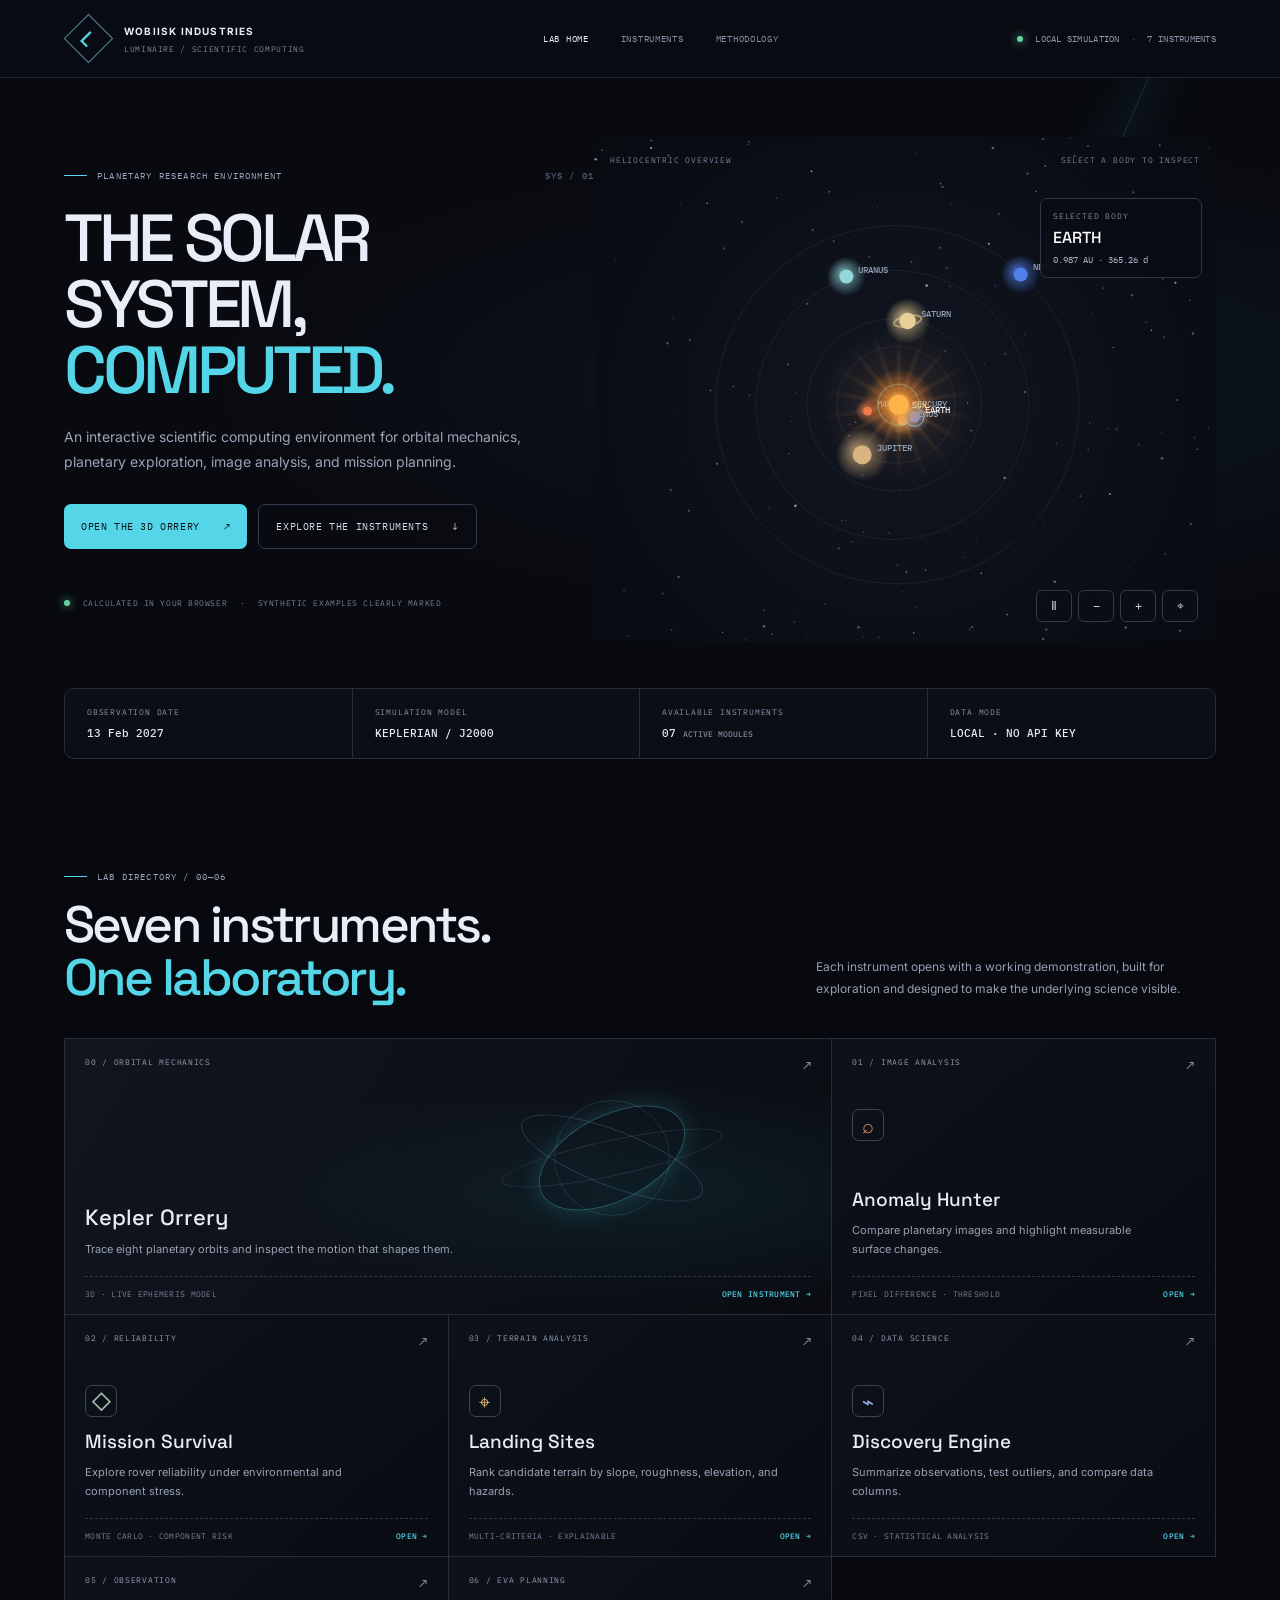
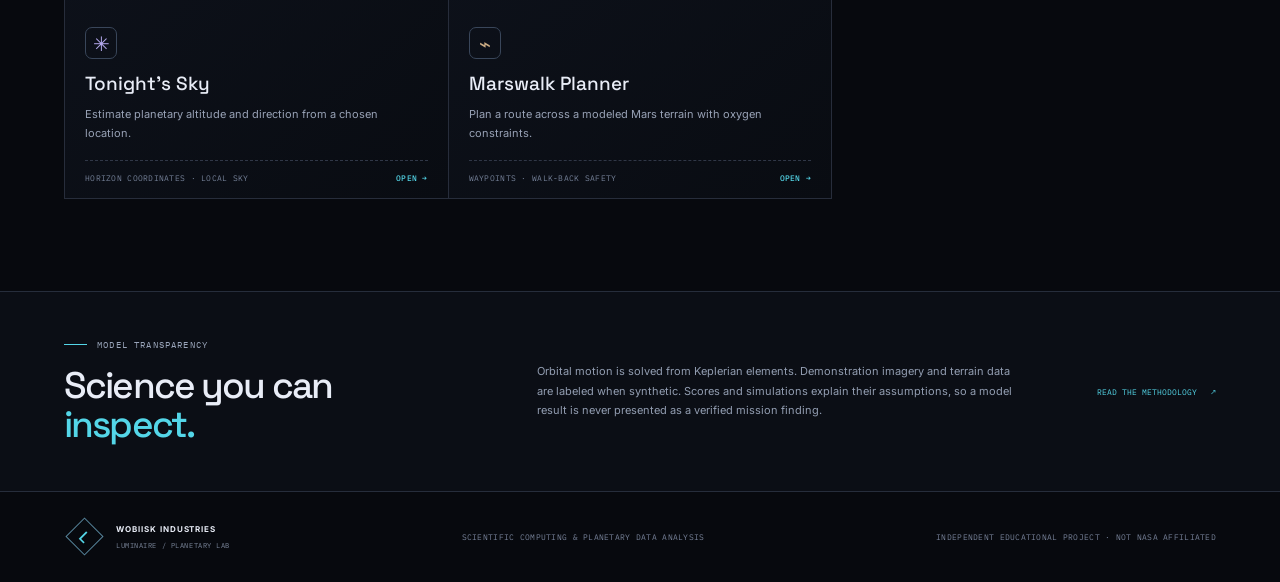
<file: index.html>
<!doctype html>
<html lang="en">
<head>
  <meta charset="utf-8"><meta name="viewport" content="width=device-width, initial-scale=1">
  <meta name="theme-color" content="#07090e"><meta name="description" content="LUMINAIRE planetary research and scientific computing instruments.">
  <title>LUMINAIRE — The solar system, computed</title>
  <link rel="preconnect" href="https://fonts.googleapis.com"><link rel="preconnect" href="https://fonts.gstatic.com" crossorigin>
  <link href="https://fonts.googleapis.com/css2?family=DM+Mono:wght@400;500&family=Inter:wght@400;500;600;700&family=Space+Grotesk:wght@400;500;600;700&display=swap" rel="stylesheet">
  <link rel="stylesheet" href="css/global.css"><link rel="stylesheet" href="css/home.css">
</head>
<body class="home-page">
  <header class="home-nav"><a class="home-brand" href="index.html"><span class="brand-glyph">L</span><span><b>WOBlISK INDUSTRIES</b><small>LUMINAIRE / SCIENTIFIC COMPUTING</small></span></a><nav><a class="nav-active" href="index.html">LAB HOME</a><a href="#instruments">INSTRUMENTS</a><a href="about.html">METHODOLOGY</a></nav><div class="system-state"><i></i> LOCAL SIMULATION <span>·</span> 7 INSTRUMENTS</div><button class="home-menu" id="home-menu" aria-label="Open navigation">☰</button></header>
  <main>
    <section class="home-hero">
      <div class="hero-copy"><div class="eyebrow"><span class="eyebrow-line"></span> PLANETARY RESEARCH ENVIRONMENT <span class="eyebrow-id">SYS / 01</span></div><h1>THE SOLAR SYSTEM,<br><em>COMPUTED.</em></h1><p>An interactive scientific computing environment for orbital mechanics, planetary exploration, image analysis, and mission planning.</p><div class="hero-actions"><a class="primary-action" href="instruments/orrery.html">OPEN THE 3D ORRERY <span>↗</span></a><a class="secondary-action" href="#instruments">EXPLORE THE INSTRUMENTS <span>↓</span></a></div><div class="hero-footnote"><span class="live-dot"></span> CALCULATED IN YOUR BROWSER <span>·</span> SYNTHETIC EXAMPLES CLEARLY MARKED</div></div>
      <div class="home-orbit-scene"><canvas id="home-solar-canvas" aria-label="Animated interactive solar system overview"></canvas><div class="solar-caption"><span>HELIOCENTRIC OVERVIEW</span><span>SELECT A BODY TO INSPECT</span></div><div class="solar-card" id="solar-card"><small>SELECTED BODY</small><strong id="home-body-name">EARTH</strong><span id="home-body-readout">1.000 AU · 365.26 d</span></div><div class="solar-controls"><button id="home-pause" aria-label="Pause solar system animation">Ⅱ</button><button id="home-zoom-out" aria-label="Zoom out">−</button><button id="home-zoom-in" aria-label="Zoom in">+</button><button id="home-reset" aria-label="Reset solar system view">⌖</button></div></div>
    </section>
    <section class="mission-strip"><div><small>OBSERVATION DATE</small><b id="home-date">—</b></div><div><small>SIMULATION MODEL</small><b>KEPLERIAN / J2000</b></div><div><small>AVAILABLE INSTRUMENTS</small><b>07 <span>ACTIVE MODULES</span></b></div><div><small>DATA MODE</small><b>LOCAL · NO API KEY</b></div></section>
    <section class="instrument-section" id="instruments"><div class="section-head"><div><div class="eyebrow"><span class="eyebrow-line"></span> LAB DIRECTORY / 00—06</div><h2>Seven instruments.<br><em>One laboratory.</em></h2></div><p>Each instrument opens with a working demonstration, built for exploration and designed to make the underlying science visible.</p></div>
      <div class="instrument-grid">
        <a class="instrument-card feature-card" href="instruments/orrery.html"><div class="card-top"><span>00 / ORBITAL MECHANICS</span><i>↗</i></div><div class="card-icon orbit-icon"><span></span></div><h3>Kepler Orrery</h3><p>Trace eight planetary orbits and inspect the motion that shapes them.</p><div class="card-bottom"><span>3D · LIVE EPHEMERIS MODEL</span><b>OPEN INSTRUMENT →</b></div></a>
        <a class="instrument-card" href="instruments/anomaly.html"><div class="card-top"><span>01 / IMAGE ANALYSIS</span><i>↗</i></div><div class="mini-icon scan-icon">⌕</div><h3>Anomaly Hunter</h3><p>Compare planetary images and highlight measurable surface changes.</p><div class="card-bottom"><span>PIXEL DIFFERENCE · THRESHOLD</span><b>OPEN →</b></div></a>
        <a class="instrument-card" href="instruments/mission.html"><div class="card-top"><span>02 / RELIABILITY</span><i>↗</i></div><div class="mini-icon shield-icon">◇</div><h3>Mission Survival</h3><p>Explore rover reliability under environmental and component stress.</p><div class="card-bottom"><span>MONTE CARLO · COMPONENT RISK</span><b>OPEN →</b></div></a>
        <a class="instrument-card" href="instruments/landing.html"><div class="card-top"><span>03 / TERRAIN ANALYSIS</span><i>↗</i></div><div class="mini-icon pin-icon">⌖</div><h3>Landing Sites</h3><p>Rank candidate terrain by slope, roughness, elevation, and hazards.</p><div class="card-bottom"><span>MULTI-CRITERIA · EXPLAINABLE</span><b>OPEN →</b></div></a>
        <a class="instrument-card" href="instruments/discovery.html"><div class="card-top"><span>04 / DATA SCIENCE</span><i>↗</i></div><div class="mini-icon data-icon">⌁</div><h3>Discovery Engine</h3><p>Summarize observations, test outliers, and compare data columns.</p><div class="card-bottom"><span>CSV · STATISTICAL ANALYSIS</span><b>OPEN →</b></div></a>
        <a class="instrument-card" href="instruments/sky.html"><div class="card-top"><span>05 / OBSERVATION</span><i>↗</i></div><div class="mini-icon sky-icon">✳</div><h3>Tonight’s Sky</h3><p>Estimate planetary altitude and direction from a chosen location.</p><div class="card-bottom"><span>HORIZON COORDINATES · LOCAL SKY</span><b>OPEN →</b></div></a>
        <a class="instrument-card" href="instruments/marswalk.html"><div class="card-top"><span>06 / EVA PLANNING</span><i>↗</i></div><div class="mini-icon terrain-icon">⌁</div><h3>Marswalk Planner</h3><p>Plan a route across a modeled Mars terrain with oxygen constraints.</p><div class="card-bottom"><span>WAYPOINTS · WALK-BACK SAFETY</span><b>OPEN →</b></div></a>
      </div>
    </section>
    <section class="method-band"><div><div class="eyebrow"><span class="eyebrow-line"></span> MODEL TRANSPARENCY</div><h2>Science you can<br><em>inspect.</em></h2></div><p>Orbital motion is solved from Keplerian elements. Demonstration imagery and terrain data are labeled when synthetic. Scores and simulations explain their assumptions, so a model result is never presented as a verified mission finding.</p><a href="about.html">READ THE METHODOLOGY <span>↗</span></a></section>
  </main>
  <footer class="home-footer"><a class="home-brand" href="index.html"><span class="brand-glyph">L</span><span><b>WOBlISK INDUSTRIES</b><small>LUMINAIRE / PLANETARY LAB</small></span></a><span>SCIENTIFIC COMPUTING & PLANETARY DATA ANALYSIS</span><span>INDEPENDENT EDUCATIONAL PROJECT · NOT NASA AFFILIATED</span></footer>
  <script type="module" src="js/home.js"></script>
</body></html>
</file>
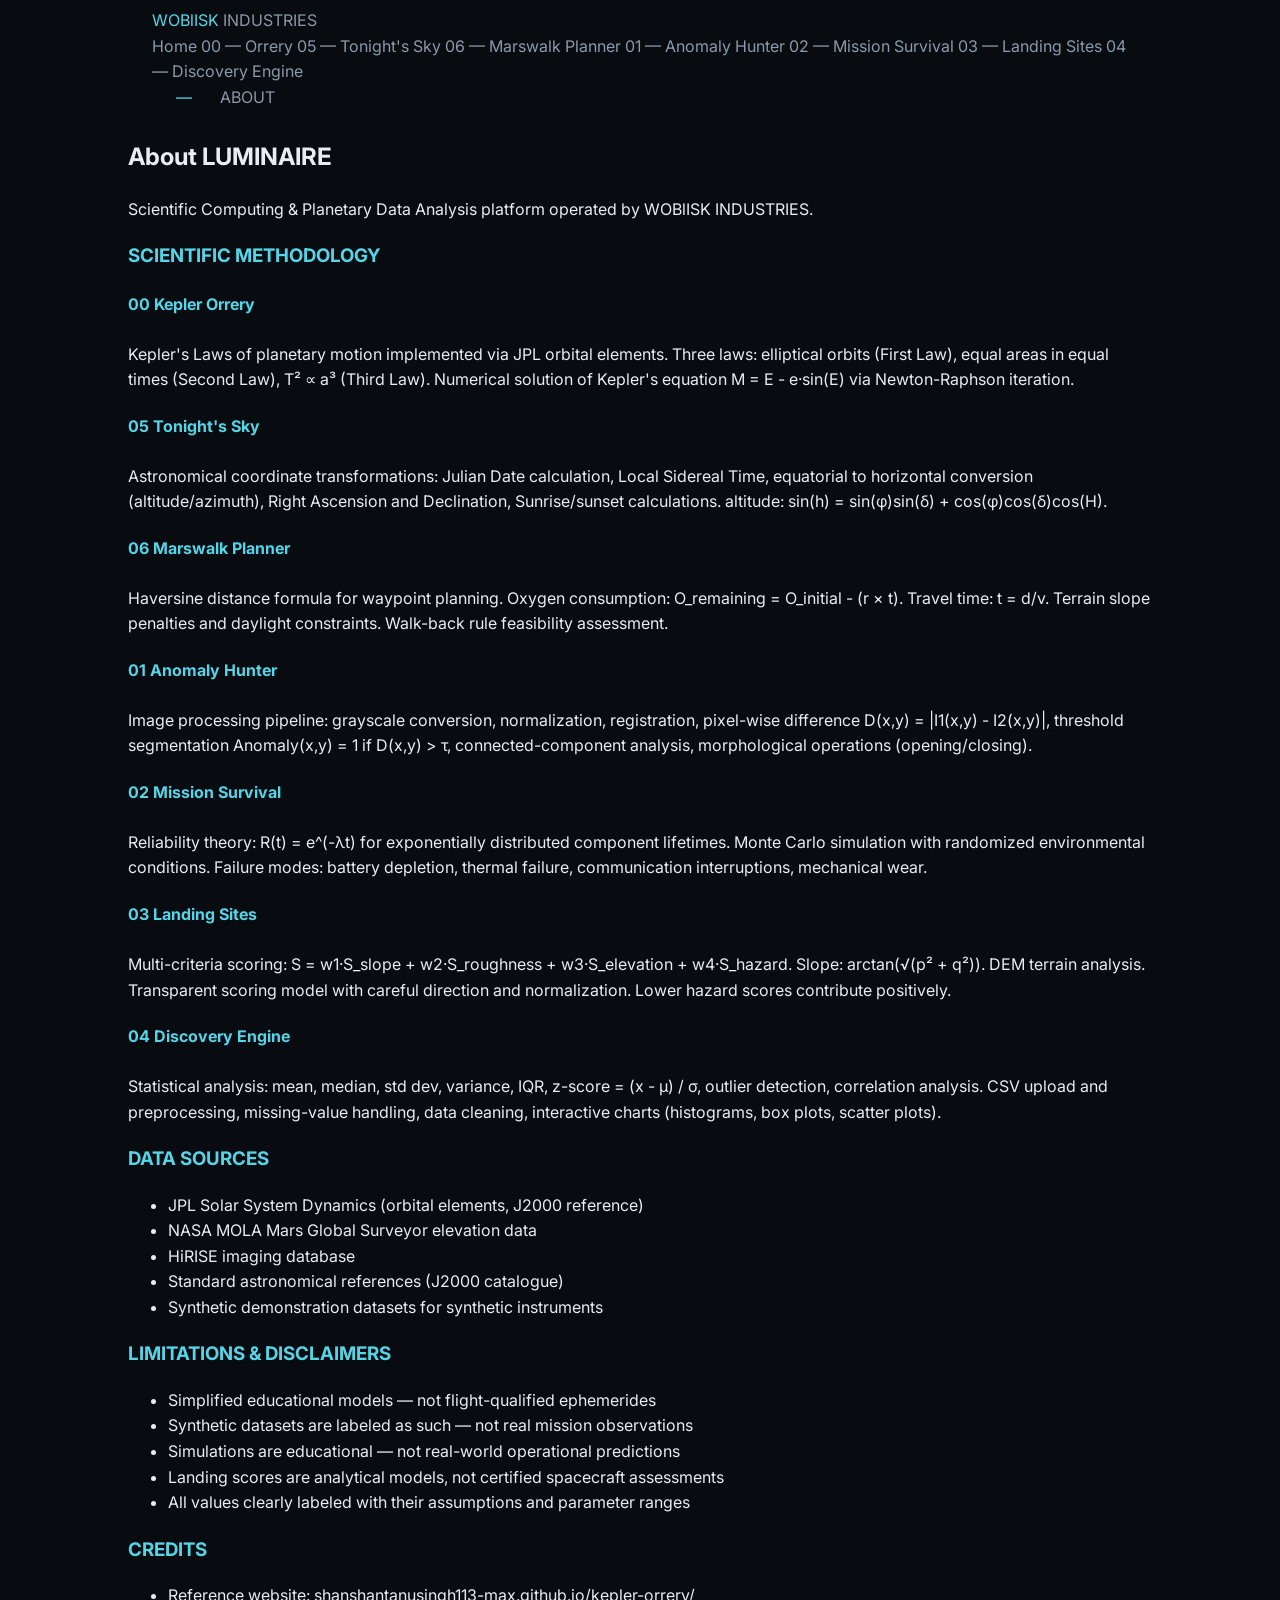
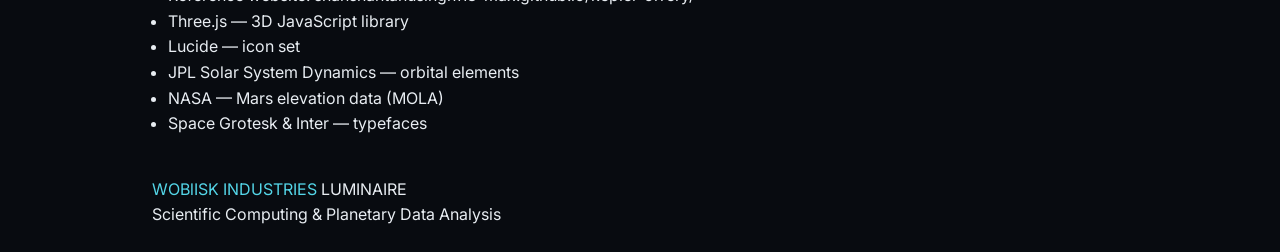
<file: about.html>
<!DOCTYPE html>
<html lang="en">
<head>
  <meta charset="UTF-8">
  <meta name="viewport" content="width=device-width, initial-scale=1.0">
  <title>About — WOBlISK INDUSTRIES — LUMINAIRE</title>
  <link rel="stylesheet" href="css/global.css">
  <link rel="preconnect" href="https://fonts.googleapis.com">
  <link rel="preconnect" href="https://fonts.gstatic.com" crossorigin>
  <link href="https://fonts.googleapis.com/css2?family=Space+Grotesk:wght@400;500;600;700&family=Inter:wght@300;400;500;600&display=swap" rel="stylesheet">
</head>
<body>
  <!-- Persistent Header -->
  <header class="border-b border-[var(--border)] bg-[var(--bg-secondary)] backdrop-blur-sm">
    <div class="max-width px-2 py-1 flex items-center justify-between">
      <div class="flex items-center gap-3">
        <span class="text-xl font-bold tracking-wider uppercase" style="color: var(--accent-primary);">WOBlISK</span>
        <span class="text-base" style="color: var(--text-secondary);">INDUSTRIES</span>
      </div>
      <nav class="hidden md:flex items-center gap-3">
        <a href="index.html" class="text-[var(--text-secondary)] hover:text-[var(--text-primary)] transition">Home</a>
        <a href="instruments/orrery.html" class="text-[var(--text-secondary)] hover:text-[var(--text-primary)] transition">00 — Orrery</a>
        <a href="instruments/sky.html" class="text-[var(--text-secondary)] hover:text-[var(--text-primary)] transition">05 — Tonight's Sky</a>
        <a href="instruments/marswalk.html" class="text-[var(--text-secondary)] hover:text-[var(--text-primary)] transition">06 — Marswalk Planner</a>
        <a href="instruments/anomaly.html" class="text-[var(--text-secondary)] hover:text-[var(--text-primary)] transition">01 — Anomaly Hunter</a>
        <a href="instruments/mission.html" class="text-[var(--text-secondary)] hover:text-[var(--text-primary)] transition">02 — Mission Survival</a>
        <a href="instruments/landing.html" class="text-[var(--text-secondary)] hover:text-[var(--text-primary)] transition">03 — Landing Sites</a>
        <a href="instruments/discovery.html" class="text-[var(--text-secondary)] hover:text-[var(--text-primary)] transition">04 — Discovery Engine</a>
      </nav>
      <div class="flex items-center gap-2">
        <span class="text-sm font-mono px-2 py-1 rounded bg-[var(--bg-card)]" style="color: var(--accent-primary);">—</span>
        <span class="text-sm" style="color: var(--text-secondary);">ABOUT</span>
      </div>
    </div>
  </header>

  <main class="max-width px-4 pb-8">
    <!-- Hero -->
    <section class="mb-8">
      <div class="text-center">
        <h2 class="font-display text-4xl md:text-5xl lg:text-6xl font-bold uppercase tracking-tighter mb-4" style="color: var(--text-primary);">
          About LUMINAIRE
        </h2>
        <p class="text-lg md:text-xl text-[var(--text-secondary)] max-w-2xl mx-auto">
          Scientific Computing & Planetary Data Analysis platform operated by WOBlISK INDUSTRIES.
        </p>
      </div>
    </section>

    <!-- Scientific Methodology -->
    <section class="mb-6 rounded border border-[var(--border)] bg-[var(--bg-card)] p-6">
      <h3 class="font-display text-2xl font-semibold uppercase tracking-wider mb-4" style="color: var(--accent-primary);">SCIENTIFIC METHODOLOGY</h3>
      <div class="grid grid-cols-1 md:grid-cols-2 gap-6">
        <div>
          <h4 class="font-display text-xl font-medium uppercase tracking-wider mb-3" style="color: var(--accent-primary);">00 Kepler Orrery</h4>
          <p class="text-[var(--text-secondary)] text-sm">Kepler's Laws of planetary motion implemented via JPL orbital elements. Three laws: elliptical orbits (First Law), equal areas in equal times (Second Law), T² ∝ a³ (Third Law). Numerical solution of Kepler's equation M = E - e·sin(E) via Newton-Raphson iteration.</p>
        </div>
        <div>
          <h4 class="font-display text-xl font-medium uppercase tracking-wider mb-3" style="color: var(--accent-primary);">05 Tonight's Sky</h4>
          <p class="text-[var(--text-secondary)] text-sm">Astronomical coordinate transformations: Julian Date calculation, Local Sidereal Time, equatorial to horizontal conversion (altitude/azimuth), Right Ascension and Declination, Sunrise/sunset calculations. altitude: sin(h) = sin(φ)sin(δ) + cos(φ)cos(δ)cos(H).</p>
        </div>
        <div>
          <h4 class="font-display text-xl font-medium uppercase tracking-wider mb-3" style="color: var(--accent-primary);">06 Marswalk Planner</h4>
          <p class="text-[var(--text-secondary)] text-sm">Haversine distance formula for waypoint planning. Oxygen consumption: O_remaining = O_initial - (r × t). Travel time: t = d/v. Terrain slope penalties and daylight constraints. Walk-back rule feasibility assessment.</p>
        </div>
        <div>
          <h4 class="font-display text-xl font-medium uppercase tracking-wider mb-3" style="color: var(--accent-primary);">01 Anomaly Hunter</h4>
          <p class="text-[var(--text-secondary)] text-sm">Image processing pipeline: grayscale conversion, normalization, registration, pixel-wise difference D(x,y) = |I1(x,y) - I2(x,y)|, threshold segmentation Anomaly(x,y) = 1 if D(x,y) > τ, connected-component analysis, morphological operations (opening/closing).</p>
        </div>
        <div>
          <h4 class="font-display text-xl font-medium uppercase tracking-wider mb-3" style="color: var(--accent-primary);">02 Mission Survival</h4>
          <p class="text-[var(--text-secondary)] text-sm">Reliability theory: R(t) = e^(-λt) for exponentially distributed component lifetimes. Monte Carlo simulation with randomized environmental conditions. Failure modes: battery depletion, thermal failure, communication interruptions, mechanical wear.</p>
        </div>
        <div>
          <h4 class="font-display text-xl font-medium uppercase tracking-wider mb-3" style="color: var(--accent-primary);">03 Landing Sites</h4>
          <p class="text-[var(--text-secondary)] text-sm">Multi-criteria scoring: S = w1·S_slope + w2·S_roughness + w3·S_elevation + w4·S_hazard. Slope: arctan(√(p² + q²)). DEM terrain analysis. Transparent scoring model with careful direction and normalization. Lower hazard scores contribute positively.</p>
        </div>
        <div>
          <h4 class="font-display text-xl font-medium uppercase tracking-wider mb-3" style="color: var(--accent-primary);">04 Discovery Engine</h4>
          <p class="text-[var(--text-secondary)] text-sm">Statistical analysis: mean, median, std dev, variance, IQR, z-score = (x - μ) / σ, outlier detection, correlation analysis. CSV upload and preprocessing, missing-value handling, data cleaning, interactive charts (histograms, box plots, scatter plots).</p>
        </div>
      </div>
    </section>

    <!-- Data Sources -->
    <section class="mb-6 rounded border border-[var(--border)] bg-[var(--bg-card)] p-6">
      <h3 class="font-display text-2xl font-semibold uppercase tracking-wider mb-4" style="color: var(--accent-primary);">DATA SOURCES</h3>
      <ul class="list-disc list-inside text-[var(--text-secondary)] space-y-3">
        <li>JPL Solar System Dynamics (orbital elements, J2000 reference)</li>
        <li>NASA MOLA Mars Global Surveyor elevation data</li>
        <li>HiRISE imaging database</li>
        <li>Standard astronomical references (J2000 catalogue)</li>
        <li>Synthetic demonstration datasets for synthetic instruments</li>
      </ul>
    </section>

    <!-- Limitations -->
    <section class="mb-6 rounded border border-[var(--border)] bg-[var(--bg-card)] p-6">
      <h3 class="font-display text-2xl font-semibold uppercase tracking-wider mb-4" style="color: var(--accent-primary);">LIMITATIONS & DISCLAIMERS</h3>
      <ul class="list-disc list-inside text-[var(--text-secondary)] space-y-3">
        <li>Simplified educational models — not flight-qualified ephemerides</li>
        <li>Synthetic datasets are labeled as such — not real mission observations</li>
        <li>Simulations are educational — not real-world operational predictions</li>
        <li>Landing scores are analytical models, not certified spacecraft assessments</li>
        <li>All values clearly labeled with their assumptions and parameter ranges</li>
      </ul>
    </section>

    <!-- Credits -->
    <section class="mb-6 rounded border border-[var(--border)] bg-[var(--bg-card)] p-6">
      <h3 class="font-display text-2xl font-semibold uppercase tracking-wider mb-4" style="color: var(--accent-primary);">CREDITS</h3>
      <ul class="list-disc list-inside text-[var(--text-secondary)] space-y-3">
        <li>Reference website: shanshantanusingh113-max.github.io/kepler-orrery/</li>
        <li>Three.js — 3D JavaScript library</li>
        <li>Lucide — icon set</li>
        <li>JPL Solar System Dynamics — orbital elements</li>
        <li>NASA — Mars elevation data (MOLA)</li>
        <li>Space Grotesk & Inter — typefaces</li>
      </ul>
    </section>
  </main>

  <footer class="border-t border-[var(--border)] bg-[var(--bg-secondary)] text-sm">
    <div class="max-width px-2 py-3">
      <div class="flex flex-col md:flex-row justify-between items-center">
        <div>
          <span class="font-bold uppercase tracking-wider" style="color: var(--accent-primary);">WOBlISK INDUSTRIES</span>
          <span class="text-[var(--text-secondary)]">LUMINAIRE</span>
        </div>
        <span class="text-[var(--text-secondary)]">Scientific Computing & Planetary Data Analysis</span>
      </div>
    </div>
  </footer>

  <script type="module">
    // About page initialization
    document.addEventListener('DOMContentLoaded', () => {
      // Smooth scroll for anchor links
      document.querySelectorAll('a[href^="#"]').forEach(anchor => {
        anchor.addEventListener('click', function (e) {
          e.preventDefault();
          const target = document.querySelector(this.getAttribute('href'));
          if (target) {
            target.scrollIntoView({ behavior: 'smooth' });
          }
        });
      });
    });
  </script>
</body>
</html>
</file>
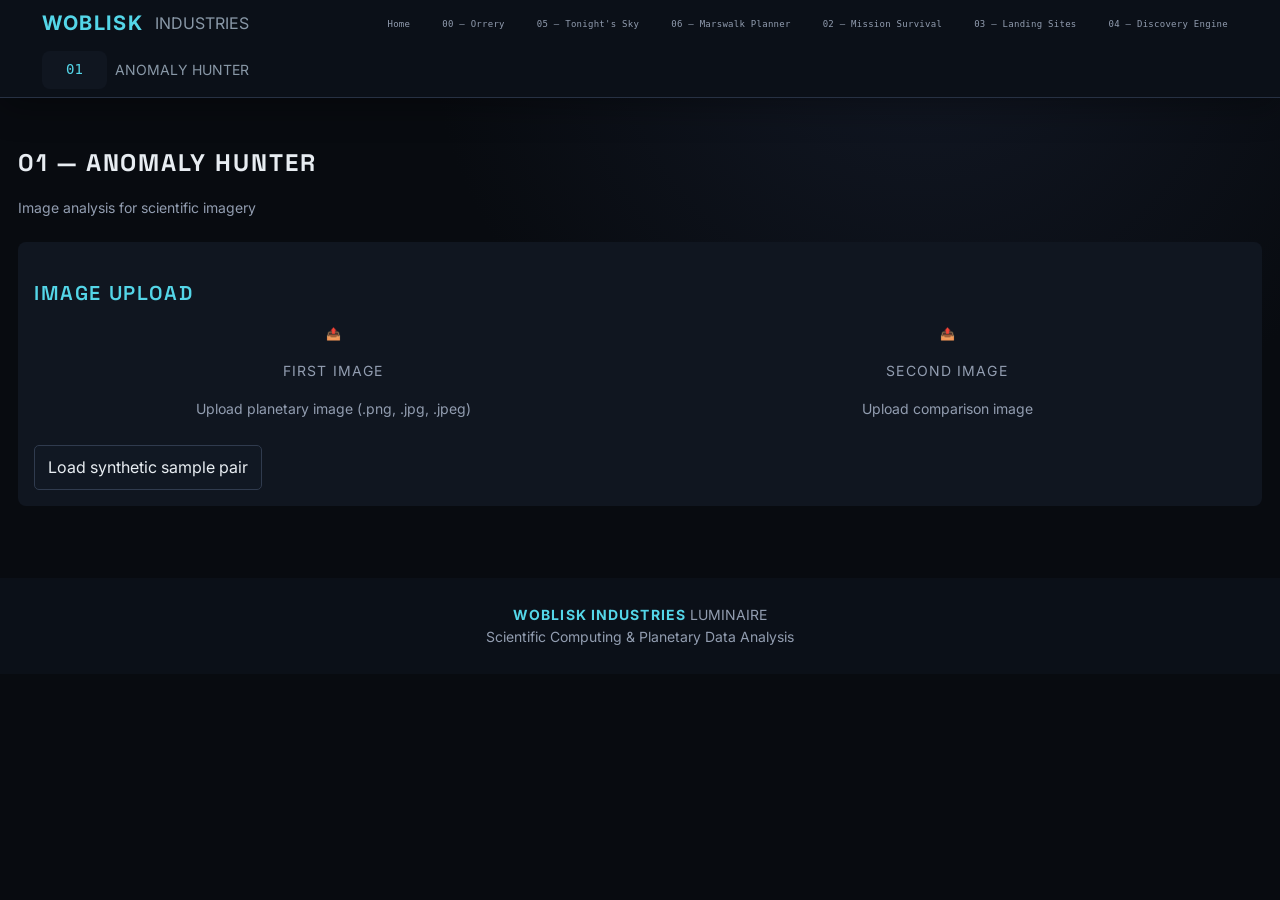
<file: instruments/anomaly.html>
<!DOCTYPE html>
<html lang="en">
<head>
  <meta charset="UTF-8">
  <meta name="viewport" content="width=device-width, initial-scale=1.0">
  <title>01 — ANOMALY HUNTER | WOBlISK INDUSTRIES — LUMINAIRE</title>
  <link rel="stylesheet" href="../css/global.css">
  <link rel="stylesheet" href="../css/instruments.css">
  <link rel="preconnect" href="https://fonts.googleapis.com">
  <link rel="preconnect" href="https://fonts.gstatic.com" crossorigin>
  <link href="https://fonts.googleapis.com/css2?family=Space+Grotesk:wght@400;500;600;700&family=Inter:wght@300;400;500;600&display=swap" rel="stylesheet">
</head>
<body>
  <!-- Persistent Header -->
  <header class="border-b border-[var(--border)] bg-[var(--bg-secondary)] backdrop-blur-sm">
    <div class="max-width px-2 py-1 flex items-center justify-between">
      <div class="flex items-center gap-3">
        <span class="text-xl font-bold tracking-wider uppercase" style="color: var(--accent-primary);">WOBlISK</span>
        <span class="text-base" style="color: var(--text-secondary);">INDUSTRIES</span>
      </div>
      <nav class="hidden md:flex items-center gap-3">
        <a href="../index.html" class="text-[var(--text-secondary)] hover:text-[var(--text-primary)] transition">Home</a>
        <a href="orrery.html" class="text-[var(--text-secondary)] hover:text-[var(--text-primary)] transition">00 — Orrery</a>
        <a href="sky.html" class="text-[var(--text-secondary)] hover:text-[var(--text-primary)] transition">05 — Tonight's Sky</a>
        <a href="marswalk.html" class="text-[var(--text-secondary)] hover:text-[var(--text-primary)] transition">06 — Marswalk Planner</a>
        <a href="mission.html" class="text-[var(--text-secondary)] hover:text-[var(--text-primary)] transition">02 — Mission Survival</a>
        <a href="landing.html" class="text-[var(--text-secondary)] hover:text-[var(--text-primary)] transition">03 — Landing Sites</a>
        <a href="discovery.html" class="text-[var(--text-secondary)] hover:text-[var(--text-primary)] transition">04 — Discovery Engine</a>
      </nav>
      <div class="flex items-center gap-2">
        <span class="text-sm font-mono px-2 py-1 rounded bg-[var(--bg-card)]" style="color: var(--accent-primary);">01</span>
        <span class="text-sm" style="color: var(--text-secondary);">ANOMALY HUNTER</span>
      </div>
    </div>
  </header>

  <main class="max-width px-4 pb-8">
    <!-- Page Header -->
    <section class="mb-6">
      <h1 class="font-display text-3xl md:text-4xl font-bold uppercase tracking-wider mb-2" style="color: var(--text-primary);">
        01 — ANOMALY HUNTER
      </h1>
      <p class="text-[var(--text-secondary)] text-sm">Image analysis for scientific imagery</p>
    </section>

    <!-- Image Upload Section -->
    <section class="mb-6 rounded border border-[var(--border)] bg-[var(--bg-card)] p-4">
      <h3 class="font-display text-xl font-semibold uppercase tracking-wider mb-4" style="color: var(--accent-primary);">IMAGE UPLOAD</h3>
      <div class="grid grid-cols-2 gap-4">
        <label class="border-2 border-dashed border-[var(--border)] rounded-lg p-8 text-center cursor-default">
          <div class="text-[var(--text-secondary)] text-4xl mb-2">📤</div>
          <div class="text-[var(--text-secondary)] uppercase tracking-wider text-sm mb-2">First Image</div>
          <p class="text-[var(--text-secondary)] text-sm">Upload planetary image (.png, .jpg, .jpeg)</p>
          <input type="file" id="first-image" class="hidden" accept="image/*">
        </label>
        <label class="border-2 border-dashed border-[var(--border)] rounded-lg p-8 text-center cursor-default">
          <div class="text-[var(--text-secondary)] text-4xl mb-2">📤</div>
          <div class="text-[var(--text-secondary)] uppercase tracking-wider text-sm mb-2">Second Image</div>
          <p class="text-[var(--text-secondary)] text-sm">Upload comparison image</p>
          <input type="file" id="second-image" class="hidden" accept="image/*">
        </label>
      </div>
    </section>

    <!-- Image Comparison -->
    <section class="mb-6 rounded border border-[var(--border)] bg-[var(--bg-card)] p-4" id="comparison-section" style="display: none;">
      <h3 class="font-display text-xl font-semibold uppercase tracking-wider mb-3" style="color: var(--accent-primary);">IMAGE COMPARISON</h3>
      <div class="grid grid-cols-2 gap-4">
        <div>
          <div class="text-[var(--text-secondary)] uppercase tracking-wider text-xs mb-2">Original</div>
          <div id="original-preview" class="h-[200px] bg-[var(--bg-primary)] rounded overflow-hidden">
            <div class="flex h-full items-center justify-center text-[var(--text-secondary)]">No image</div>
          </div>
        </div>
        <div>
          <div class="text-[var(--text-secondary)] uppercase tracking-wider text-xs mb-2">Comparison</div>
          <div id="comparison-preview" class="h-[200px] bg-[var(--bg-primary)] rounded overflow-hidden">
            <div class="flex h-item-center justify-center text-[var(--text-secondary)]">No image</div>
          </div>
        </div>
      </div>
    </section>

    <!-- Difference Map -->
    <section class="mb-6 rounded border border-[var(--border)] bg-[var(--bg-card)] p-4" id="difference-section" style="display: none;">
      <h3 class="font-display text-xl font-semibold uppercase tracking-wider mb-3" style="color: var(--accent-primary);">DIFFERENCE MAP</h3>
      <div class="grid grid-cols-2 gap-4">
        <div>
          <div class="text-[var(--text-secondary)] uppercase tracking-wider text-xs mb-2">Threshold</div>
          <input type="range" min="0" max="255" value="30" class="w-full bg-[var(--bg-primary)] border border-[var(--border)] rounded py-2">
          <div class="text-[var(--text-secondary)] text-xs mt-1">30</div>
        </div>
        <div>
          <div class="text-[var(--text-secondary)] uppercase tracking-wider text-xs mb-2">Anomaly Regions</div>
          <div id="anomaly-count">0</div>
          <div class="text-[var(--text-secondary)] text-xs">detected</div>
        </div>
      </div>
      <div id="difference-canvas" class="mt-4 h-[250px] bg-[var(--bg-primary)] rounded overflow-hidden">
        <div class="flex h-full items-center justify-center text-[var(--text-secondary)]">Compute difference to see map</div>
      </div>
    </section>

    <!-- Anomaly Details -->
    <section class="mb-6 rounded border border-[var(--border)] bg-[var(--bg-card)] p-4" id="anomaly-details-section" style="display: none;">
      <h3 class="font-display text-xl font-semibold uppercase tracking-wider mb-3" style="color: var(--accent-primary);">ANOMALY DETAILS</h3>
      <div class="grid grid-cols-2 gap-4">
        <div>
          <div class="text-[var(--text-secondary)] uppercase tracking-wider text-xs mb-2">Total Pixels</div>
          <div id="total-pixels">0</div>
        </div>
        <div>
          <div class="text-[var(--text-secondary)] uppercase tracking-wider text-xs mb-2">Anomaly Pixels</div>
          <div id="anomaly-pixels">0</div>
        </div>
        <div>
          <div class="text-[var(--text-secondary)] uppercase tracking-wider text-xs mb-2">Confidence</div>
          <div id="confidence-score">0%</div>
        </div>
        <div>
          <div class="text-[var(--text-secondary)] uppercase tracking-wider text-xs mb-2">Threshold Used</div>
          <div id="threshold-used">30</div>
        </div>
      </div>
    </section>

    <!-- Export -->
    <section class="mb-6 rounded border border-[var(--border)] bg-[var(--bg-card)] p-4" id="export-section" style="display: none;">
      <h3 class="font-display text-xl font-semibold uppercase tracking-wider mb-3" style="color: var(--accent-primary);">EXPORT RESULTS</h3>
      <div class="space-y-3">
        <button class="w-full py-2 rounded bg-[var(--accent-primary)] text-[var(--bg-primary)] font-mono text-sm uppercase tracking-wider">
          Download Analysis Report (JSON)
        </button>
        <button class="w-full py-2 rounded bg-[var(--bg-secondary)] text-[var(--text-secondary)] font-mono text-sm uppercase tracking-wider">
          Export Difference Map (PNG)
        </button>
      </div>
    </section>
  </main>

  <footer class="border-t border-[var(--border)] bg-[var(--bg-secondary)] text-sm">
    <div class="max-width px-2 py-3">
      <div class="flex flex-col md:flex-row justify-between items-center">
        <div>
          <span class="font-bold uppercase tracking-wider" style="color: var(--accent-primary);">WOBlISK INDUSTRIES</span>
          <span class="text-[var(--text-secondary)]">LUMINAIRE</span>
        </div>
        <span class="text-[var(--text-secondary)]">Scientific Computing & Planetary Data Analysis</span>
      </div>
    </div>
  </footer>
  <script type="module" src="../js/instruments/anomaly.js"></script>
</body>
</html>
</file>
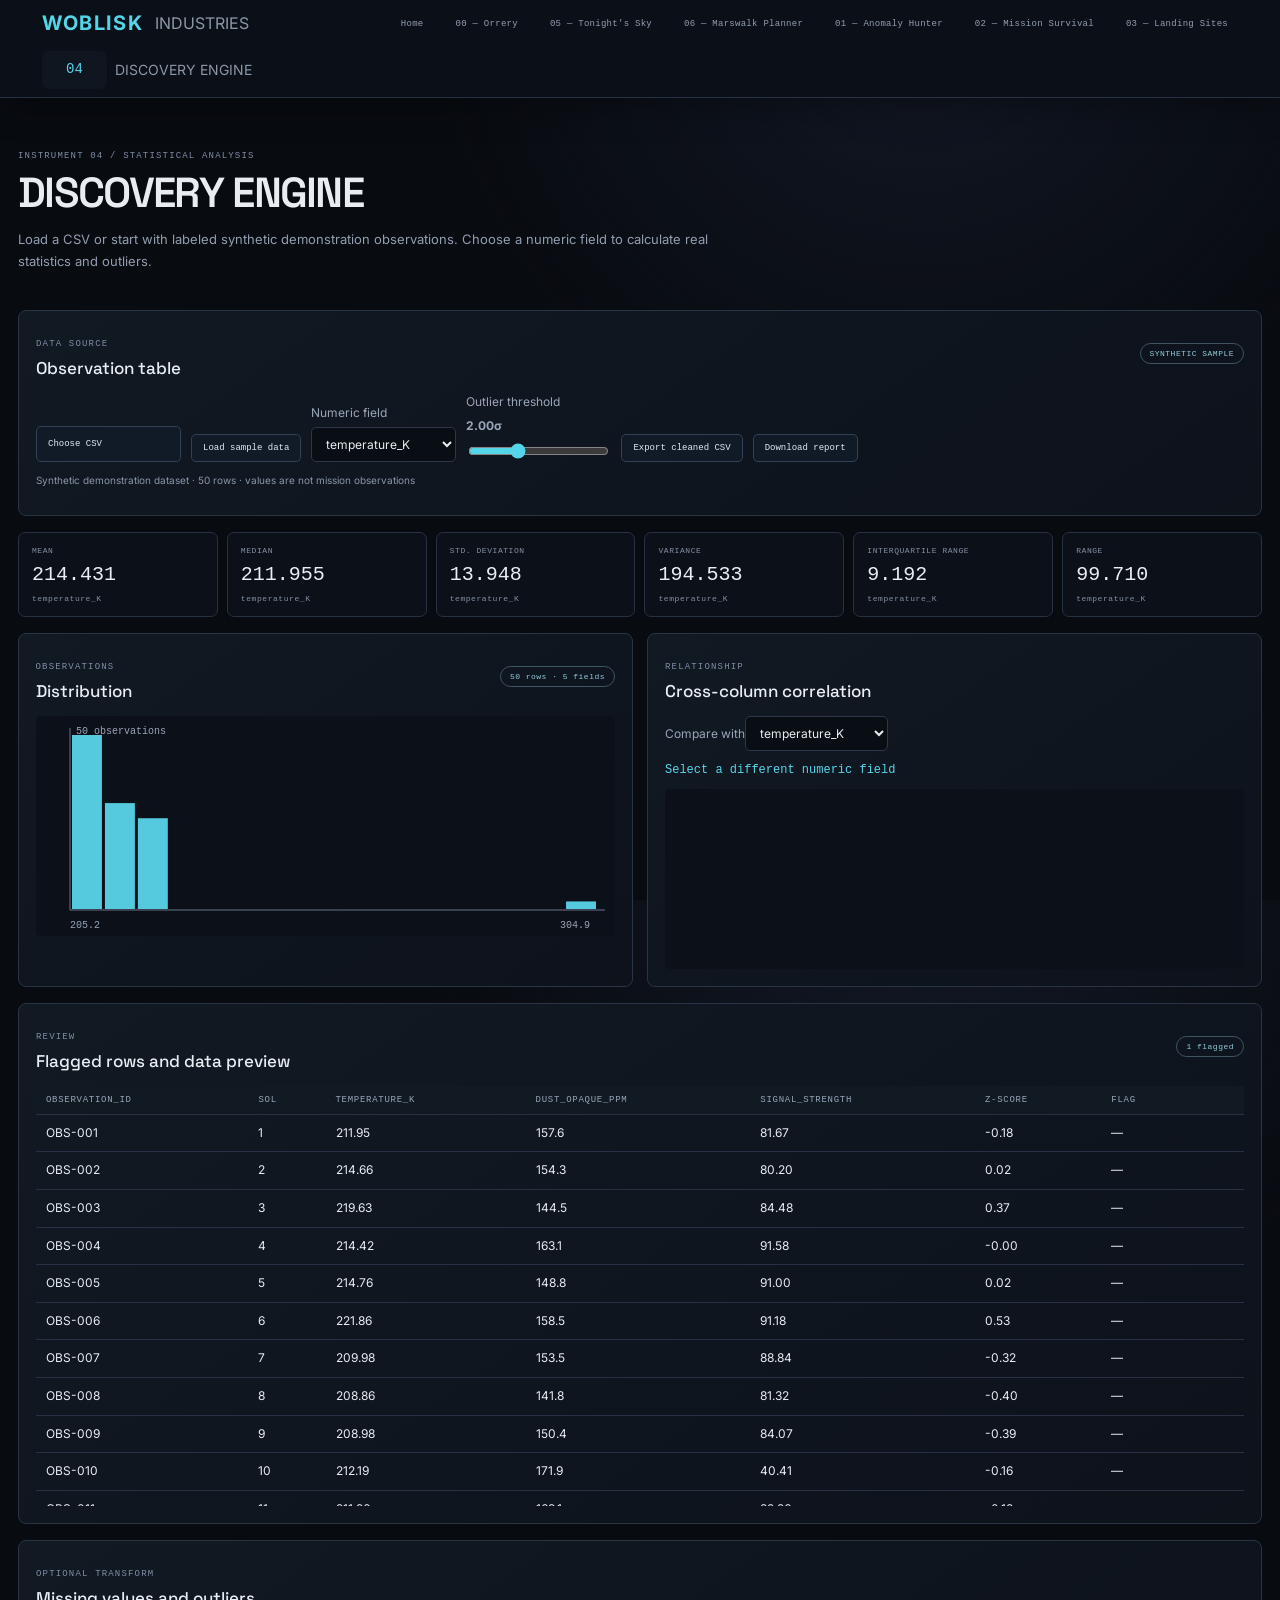
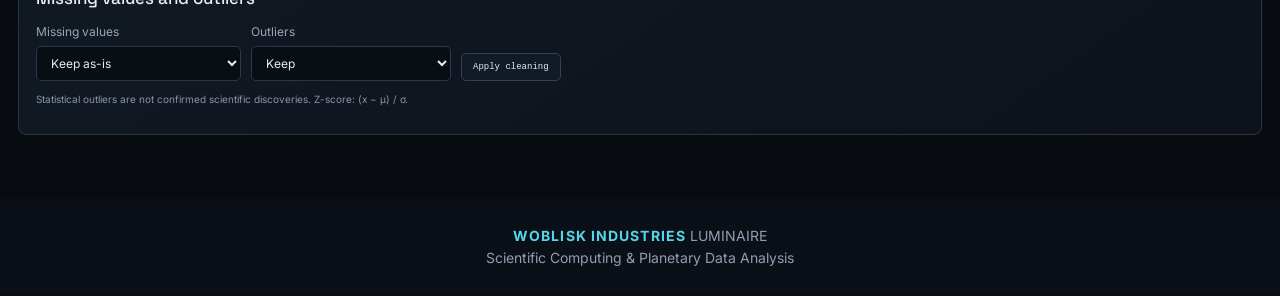
<file: instruments/discovery.html>
<!DOCTYPE html>
<html lang="en">
<head>
  <meta charset="UTF-8">
  <meta name="viewport" content="width=device-width, initial-scale=1.0">
  <title>04 — DISCOVERY ENGINE | WOBlISK INDUSTRIES — LUMINAIRE</title>
  <link rel="stylesheet" href="../css/global.css">
  <link rel="stylesheet" href="../css/instruments.css">
  <link rel="preconnect" href="https://fonts.googleapis.com">
  <link rel="preconnect" href="https://fonts.gstatic.com" crossorigin>
  <link href="https://fonts.googleapis.com/css2?family=Space+Grotesk:wght@400;500;600;700&family=Inter:wght@300;400;500;600&display=swap" rel="stylesheet">
</head>
<body>
  <!-- Persistent Header -->
  <header class="border-b border-[var(--border)] bg-[var(--bg-secondary)] backdrop-blur-sm">
    <div class="max-width px-2 py-1 flex items-center justify-between">
      <div class="flex items-center gap-3">
        <span class="text-xl font-bold tracking-wider uppercase" style="color: var(--accent-primary);">WOBlISK</span>
        <span class="text-base" style="color: var(--text-secondary);">INDUSTRIES</span>
      </div>
      <nav class="hidden md:flex items-center gap-3">
        <a href="../index.html" class="text-[var(--text-secondary)] hover:text-[var(--text-primary)] transition">Home</a>
        <a href="orrery.html" class="text-[var(--text-secondary)] hover:text-[var(--text-primary)] transition">00 — Orrery</a>
        <a href="sky.html" class="text-[var(--text-secondary)] hover:text-[var(--text-primary)] transition">05 — Tonight's Sky</a>
        <a href="marswalk.html" class="text-[var(--text-secondary)] hover:text-[var(--text-primary)] transition">06 — Marswalk Planner</a>
        <a href="anomaly.html" class="text-[var(--text-secondary)] hover:text-[var(--text-primary)] transition">01 — Anomaly Hunter</a>
        <a href="mission.html" class="text-[var(--text-secondary)] hover:text-[var(--text-primary)] transition">02 — Mission Survival</a>
        <a href="landing.html" class="text-[var(--text-secondary)] hover:text-[var(--text-primary)] transition">03 — Landing Sites</a>
      </nav>
      <div class="flex items-center gap-2">
        <span class="text-sm font-mono px-2 py-1 rounded bg-[var(--bg-card)]" style="color: var(--accent-primary);">04</span>
        <span class="text-sm" style="color: var(--text-secondary);">DISCOVERY ENGINE</span>
      </div>
    </div>
  </header>

  <main class="max-width px-4 pb-8">
    <!-- Page Header -->
    <section class="mb-6">
      <h1 class="font-display text-3xl md:text-4xl font-bold uppercase tracking-wider mb-2" style="color: var(--text-primary);">
        04 — DISCOVERY ENGINE
      </h1>
      <p class="text-[var(--text-secondary)] text-sm">Planetary scientific data analysis</p>
    </section>

    <!-- CSV Upload -->
    <section class="mb-6 rounded border border-[var(--border)] bg-[var(--bg-card)] p-4">
      <h3 class="font-display text-xl font-semibold uppercase tracking-wider mb-4" style="color: var(--accent-primary);">CSV UPLOAD & PREVIEW</h3>
      <div class="grid grid-cols-2 gap-3">
        <div>
          <label class="block text-[var(--text-secondary)] uppercase tracking-wider text-sm mb-1">Upload CSV</label>
          <input type="file" accept=".csv" class="w-full bg-[var(--bg-primary)] border border-[var(--border)] rounded py-3 px-3 text-[var(--text-primary)]">
          <p class="text-[var(--text-secondary)] text-xs mt-2">Max 10,000 rows · Mixed column types</p>
        </div>
        <div>
          <label class="block text-[var(--text-secondary)] uppercase tracking-wider text-sm mb-1">Sample Data</label>
          <button class="w-full py-2 rounded bg-[var(--bg-primary)] text-[var(--bg-primary)] text-[var(--text-primary)] font-mono text-sm uppercase tracking-wider">
            Load Sample CSV
          </button>
        </div>
      </div>
      <p class="text-[var(--text-secondary)] text-sm mt-3">Built-in CSV with 50 rows × 8 columns (mixed types)</p>
    </section>

    <!-- Statistical Summaries -->
    <section class="mb-6 rounded border border-[var(--border)] bg-[var(--bg-card)] p-4">
      <h3 class="font-display text-xl font-semibold uppercase tracking-wider mb-3" style="color: var(--accent-primary);">STATISTICAL SUMMARIES</h3>
      <div class="grid grid-cols-2 gap-3">
        <div>
          <div class="text-[var(--text-secondary)] uppercase tracking-wider text-xs mb-1">Mean</div>
          <div class="w-full bg-[var(--bg-primary)] border border-[var(--border)] rounded py-3 px-3 text-[var(--text-primary)]">42.3</div>
        </div>
        <div>
          <div class="text-[var(--text-secondary)] uppercase tracking-wider text-xs mb-1">Median</div>
          <div class="w-full bg-[var(--bg-primary)] border border-[var(--border)] rounded py-3 px-3 text-[var(--text-primary)]">41.8</div>
        </div>
        <div>
          <div class="text-[var(--text-secondary)] uppercase tracking-wider text-xs mb-1">Standard deviation</div>
          <div class="w-full bg-[var(--bg-primary)] border border-[var(--border)] rounded py-3 px-3 text-[var(--text-primary)]">12.7</div>
        </div>
        <div>
          <div class="text-[var(--text-secondary)] uppercase tracking-wider text-xs mb-1">Variance</div>
          <div class="w-full bg-[var(--bg-primary)] border border-[var(--border)] rounded py-3 px-3 text-[var(--text-primary)]">161.3</div>
        </div>
        <div>
          <div class="text-[var(--text-secondary)] uppercase tracking-wider text-xs mb-1">IQR</div>
          <div class="w-full bg-[var(--bg-primary)] border border-[var(--border)] rounded py-3 px-3 text-[var(--text-primary)]">18.5</div>
        </div>
        <div>
          <div class="text-[var(--text-secondary)] uppercase tracking-wider text-xs mb-1">Range</div>
          <div class="w-full bg-[var(--bg-primary)] border border-[var(--border)] rounded py-3 px-3 text-[var(--text-primary)]">68.2</div>
        </div>
      </div>
    </section>

    <!-- Z-Score & Outlier Detection -->
    <section class="mb-6 rounded border border-[var(--border)] bg-[var(--bg-card)] p-4">
      <h3 class="font-display text-xl font-semibold uppercase tracking-wider mb-3" style="color: var(--accent-primary);">Z-SCORE & OUTLIER DETECTION</h3>
      <div class="grid grid-cols-2 gap-3">
        <div>
          <div class="text-[var(--text-secondary)] uppercase tracking-wider text-sm mb-1">Threshold</div>
          <div class="flex items-center gap-2">
            <input type="range" min="1" max="5" step="0.5" value="2" class="w-full">
            <span class="text-[var(--text-secondary)]">|z| > <strong>2</strong></span>
          </div>
        </div>
        <div>
          <div class="text-[var(--text-secondary)] uppercase tracking-wider text-sm mb-1">Outlier count</div>
          <div class="w-full bg-[var(--bg-primary)] border border-[var(--border)] rounded py-3 px-3 text-[var(--text-primary)]">3</div>
        </div>
      </div>
      <div class="mt-3">
        <div class="text-[var(--text-secondary)] uppercase tracking-wider text-sm mb-1">Anomaly table</div>
        <div class="overflow-x-auto">
          <table class="w-full text-[var(--text-secondary)] text-xs">
            <thead>
              <tr class="border-b border-[var(--border)]">
                <th class="font-mono px-2 py-1">Row</th>
                <th class="font-mono px-2 py-1">Value</th>
                <th class="font-mono px-2 py-1">z-score</th>
                <th class="font-mono px-2 py-1">Detected</th>
              </tr>
            </thead>
            <tbody>
              <tr class="border-b border-[var(--border)]">
                <td class="font-mono px-2 py-1">14</td>
                <td class="font-mono px-2 py-1">98.7</td>
                <td class="font-mono px-2 py-1">3.42</td>
                <td class="font-mono px-2 py-1">✓</td>
              </tr>
              <tr>
                <td class="font-mono px-2 py-1">27</td>
                <td class="font-mono px-2 py-1">5.2</td>
                <td class="font-mono px-2 py-1">2.11</td>
                <td class="font-mono px-2 py-1">✓</td>
              </tr>
              <tr class="border-b border-[var(--border)]">
                <td class="font-mono px-2 py-1">44</td>
                <td class="font-mono px-2 py-1">12.1</td>
                <td class="font-mono px-2 py-1">2.87</td>
                <td class="font-mono px-2 py-1">✓</td>
              </tr>
            </tbody>
          </table>
        </div>
      </div>
    </section>

    <!-- Correlation Analysis -->
    <section class="mb-6 rounded border border-[var(--border)] bg-[var(--bg-card)] p-4">
      <h3 class="font-display text-xl font-semibold uppercase tracking-wider mb-3" style="color: var(--accent-primary);">CORRELATION ANALYSIS</h3>
      <div class="grid grid-cols-2 gap-3">
        <div>
          <div class="text-[var(--text-secondary)] uppercase tracking-wider text-sm mb-1">Pearson r</div>
          <div class="w-full bg-[var(--bg-primary)] border border-[var(--border)] rounded py-3 px-3 text-[var(--text-primary)]">0.73</div>
          <div class="text-[var(--text-secondary)] text-xs uppercase tracking-wider">Strong correlation</div>
        </div>
        <div>
          <div class="text-[var(--text-secondary)] uppercase tracking-wider text-sm mb-1">Pairs analyzed</div>
          <div class="w-full bg-[var(--bg-primary)] border border-[var(--border)] rounded py-3 px-3 text-[var(--text-primary)]">28</div>
        </div>
      </div>
      <div class="mt-3">
        <div class="text-[var(--text-secondary)] uppercase tracking-wider text-sm mb-1">Cross-instrument comparison</div>
        <div class="w-full bg-[var(--bg-primary)] border border-[var(--border)] rounded py-3 px-3 text-[var(--text-primary)]">
          Observations agree within 5% tolerance
        </div>
      </div>
    </section>

    <!-- Interactive Charts -->
    <section class="mb-6 rounded border border-[var(--border)] bg-[var(--bg-card)] p-4">
      <h3 class="font-display text-xl font-semibold uppercase tracking-wider mb-3" style="color: var(--accent-primary);">DISTRIBUTION PLOTS</h3>
      <div class="grid grid-cols-2 gap-3">
        <div>
          <div class="text-[var(--text-secondary)] uppercase tracking-wider text-xs mb-2">Histogram: Column A</div>
          <div class="h-[150px] bg-[var(--bg-primary)] rounded overflow-hidden relative">
            <div class="absolute bottom-0 right-0 bg-[var(--accent-primary)] w-full h-20"></div>
          </div>
        </div>
        <div>
          <div class="text-[var(--text-secondary)] uppercase tracking-wider text-xs mb-2">Box plot: Column B</div>
          <div class="h-[150px] bg-[var(--bg-primary)] rounded overflow-hidden relative">
            <div class="absolute bottom-0 right-0 bg-[var(--warning)] h-20"></div>
          </div>
        </div>
      </div>
    </section>

    <!-- Data Cleaning -->
    <section class="mb-6 rounded border border-[var(--border)] bg-[var(--bg-card)] p-4">
      <h3 class="font-display text-xl font-semibold uppercase tracking-wider mb-3" style="color: var(--accent-primary);">DATA CLEANING</h3>
      <div class="grid grid-cols-2 gap-3">
        <div>
          <label class="block text-[var(--text-secondary)] uppercase tracking-wider text-sm mb-1">Missing values</label>
          <div class="w-full bg-[var(--bg-primary)] border border-[var(--border)] rounded py-2 px-3">
            <select class="w-full bg-[var(--bg-card)] border border-[var(--border)] rounded py-1 px-2">
              <option>Remove rows</option>
              <option selected>Median impute</option>
              <option>Mean impute</option>
            </select>
          </div>
        </div>
        <div>
          <label class="block text-[var(--text-secondary)] uppercase tracking-wider text-sm mb-1">Outliers</label>
          <div class="w-full bg-[var(--bg-primary)] border border-[var(--border)] rounded py-2 px-3">
            <select class="w-full bg-[var(--bg-card)] border border-[var(--border)] rounded py-1 px-2">
              <option>Winsorize</option>
              <option>Clip at 3σ</option>
              <option>Keep</option>
            </select>
          </div>
        </div>
      </div>
      <button class="w-full py-2 rounded bg-[var(--accent-primary)] text-[var(--bg-primary)] font-mono text-sm uppercase tracking-wider mt-3">
        Apply Cleaning
      </button>
    </section>

    <!-- Export -->
    <section class="mb-6 rounded border border-[var(--border)] bg-[var(--bg-card)] p-4" id="export-section" style="display: none;">
      <h3 class="font-display text-xl font-semibold uppercase tracking-wider mb-3" style="color: var(--accent-primary);">EXPORT ANALYSIS</h3>
      <div class="space-y-3">
        <button class="w-full py-2 rounded bg-[var(--accent-primary)] text-[var(--bg-primary)] font-mono text-sm uppercase tracking-wider">
          Download Report (PDF)
        </button>
        <button class="w-full py-2 rounded bg-[var(--bg-secondary)] text-[var(--text-secondary)] font-mono text-sm uppercase tracking-wider">
          Export Cleaned Data (CSV)
        </button>
      </div>
    </section>
  </main>

  <footer class="border-t border-[var(--border)] bg-[var(--bg-secondary)] text-sm">
    <div class="max-width px-2 py-3">
      <div class="flex flex-col md:flex-row justify-between items-center">
        <div>
          <span class="font-bold uppercase tracking-wider" style="color: var(--accent-primary);">WOBlISK INDUSTRIES</span>
          <span class="text-[var(--text-secondary)]">LUMINAIRE</span>
        </div>
        <span class="text-[var(--text-secondary)]">Scientific Computing & Planetary Data Analysis</span>
      </div>
    </div>
  </footer>
  <script type="module" src="../js/instruments/discovery.js"></script>
</body>
</html>
</file>
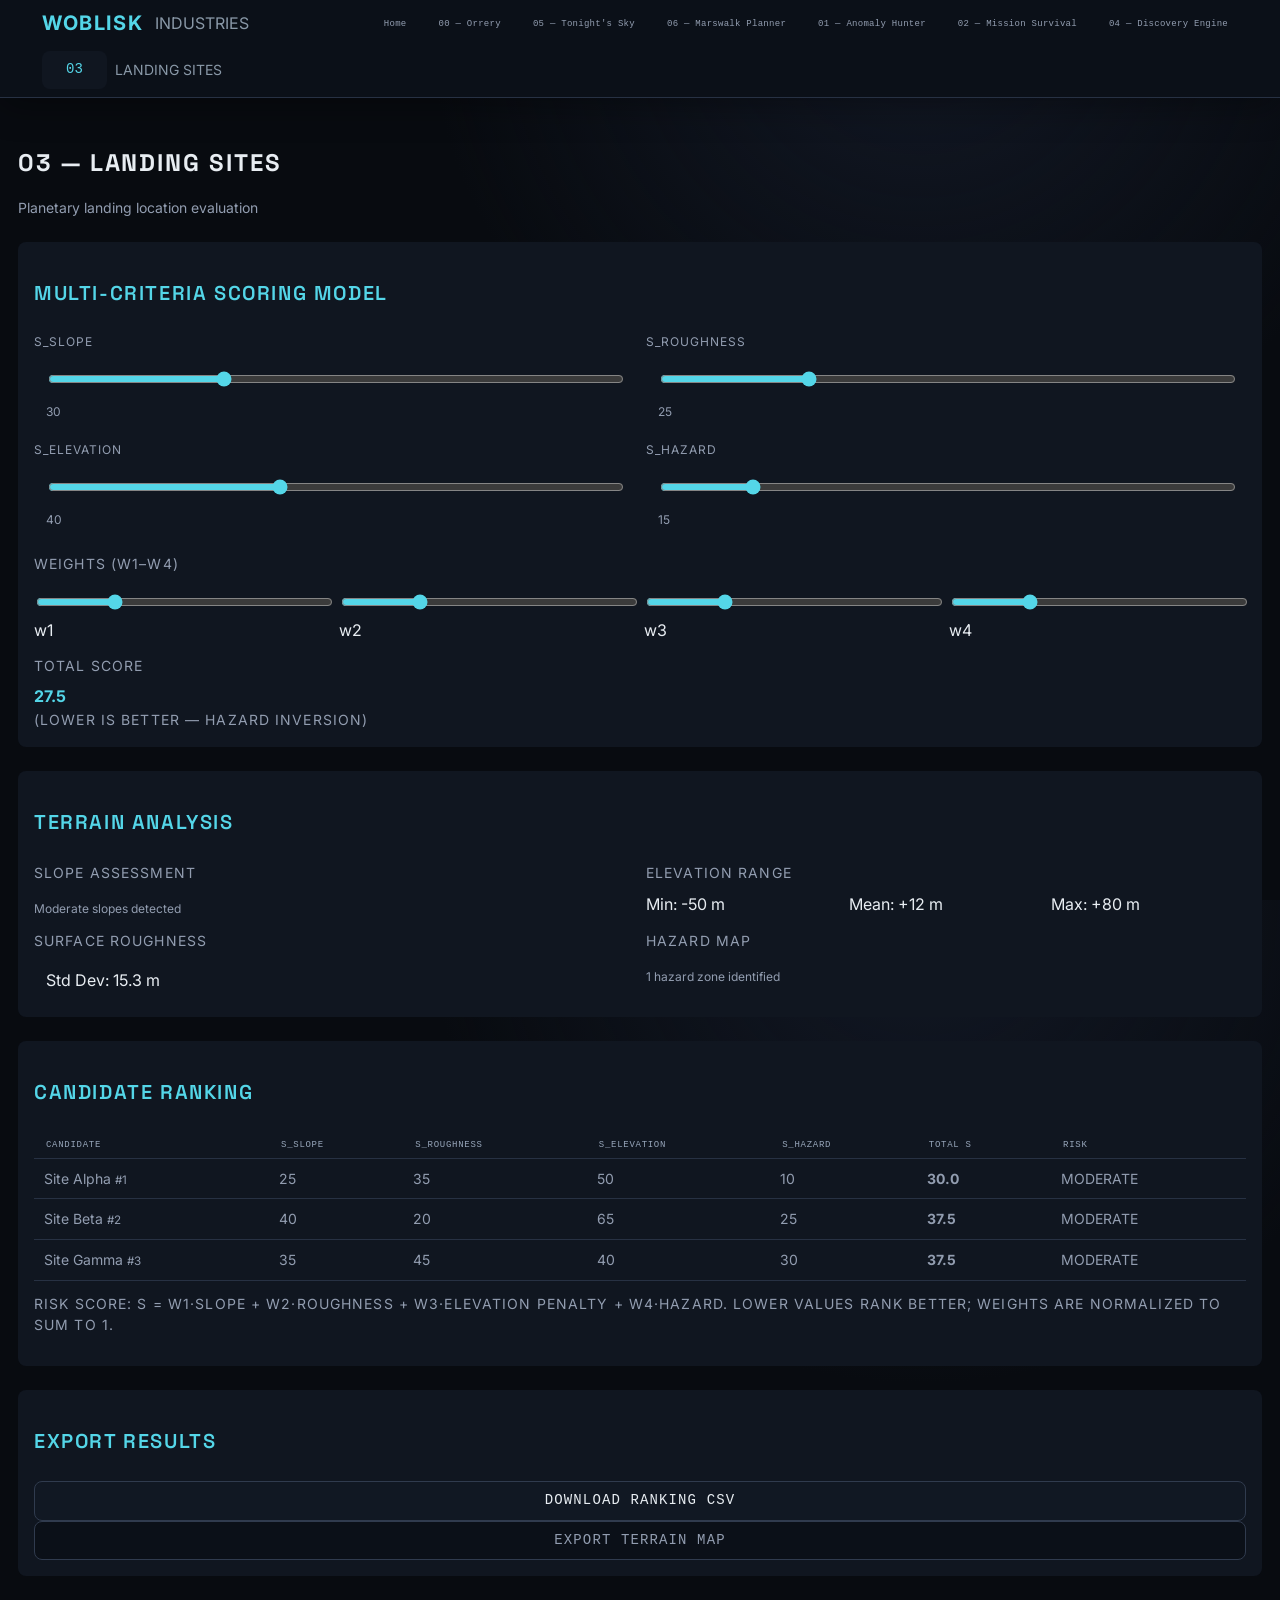
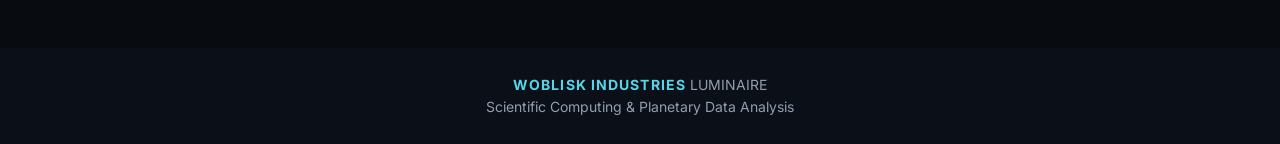
<file: instruments/landing.html>
<!DOCTYPE html>
<html lang="en">
<head>
  <meta charset="UTF-8">
  <meta name="viewport" content="width=device-width, initial-scale=1.0">
  <title>03 — LANDING SITES | WOBlISK INDUSTRIES — LUMINAIRE</title>
  <link rel="stylesheet" href="../css/global.css">
  <link rel="stylesheet" href="../css/instruments.css">
  <link rel="preconnect" href="https://fonts.googleapis.com">
  <link rel="preconnect" href="https://fonts.gstatic.com" crossorigin>
  <link href="https://fonts.googleapis.com/css2?family=Space+Grotesk:wght@400;500;600;700&family=Inter:wght@300;400;500;600&display=swap" rel="stylesheet">
</head>
<body>
  <!-- Persistent Header -->
  <header class="border-b border-[var(--border)] bg-[var(--bg-secondary)] backdrop-blur-sm">
    <div class="max-width px-2 py-1 flex items-center justify-between">
      <div class="flex items-center gap-3">
        <span class="text-xl font-bold tracking-wider uppercase" style="color: var(--accent-primary);">WOBlISK</span>
        <span class="text-base" style="color: var(--text-secondary);">INDUSTRIES</span>
      </div>
      <nav class="hidden md:flex items-center gap-3">
        <a href="../index.html" class="text-[var(--text-secondary)] hover:text-[var(--text-primary)] transition">Home</a>
        <a href="orrery.html" class="text-[var(--text-secondary)] hover:text-[var(--text-primary)] transition">00 — Orrery</a>
        <a href="sky.html" class="text-[var(--text-secondary)] hover:text-[var(--text-primary)] transition">05 — Tonight's Sky</a>
        <a href="marswalk.html" class="text-[var(--text-secondary)] hover:text-[var(--text-primary)] transition">06 — Marswalk Planner</a>
        <a href="anomaly.html" class="text-[var(--text-secondary)] hover:text-[var(--text-primary)] transition">01 — Anomaly Hunter</a>
        <a href="mission.html" class="text-[var(--text-secondary)] hover:text-[var(--text-primary)] transition">02 — Mission Survival</a>
        <a href="discovery.html" class="text-[var(--text-secondary)] hover:text-[var(--text-primary)] transition">04 — Discovery Engine</a>
      </nav>
      <div class="flex items-center gap-2">
        <span class="text-sm font-mono px-2 py-1 rounded bg-[var(--bg-card)]" style="color: var(--accent-primary);">03</span>
        <span class="text-sm" style="color: var(--text-secondary);">LANDING SITES</span>
      </div>
    </div>
  </header>

  <main class="max-width px-4 pb-8">
    <!-- Page Header -->
    <section class="mb-6">
      <h1 class="font-display text-3xl md:text-4xl font-bold uppercase tracking-wider mb-2" style="color: var(--text-primary);">
        03 — LANDING SITES
      </h1>
      <p class="text-[var(--text-secondary)] text-sm">Planetary landing location evaluation</p>
    </section>

    <!-- Scoring Model -->
    <section class="mb-6 rounded border border-[var(--border)] bg-[var(--bg-card)] p-4">
      <h3 class="font-display text-xl font-semibold uppercase tracking-wider mb-3" style="color: var(--accent-primary);">MULTI-CRITERIA SCORING MODEL</h3>
      <div class="grid grid-cols-2 gap-3">
        <div>
          <div class="text-[var(--text-secondary)] uppercase tracking-wider text-xs mb-1">S_slope</div>
          <div class="w-full bg-[var(--bg-primary)] border border-[var(--border)] rounded py-2 px-3">
            <input type="range" min="0" max="100" value="30" class="w-full">
            <div class="text-[var(--text-secondary)] text-xs mt-1">30</div>
          </div>
        </div>
        <div>
          <div class="text-[var(--text-secondary)] uppercase tracking-wider text-xs mb-1">S_roughness</div>
          <div class="w-full bg-[var(--bg-primary)] border border-[var(--border)] rounded py-2 px-3">
            <input type="range" min="0" max="100" value="25" class="w-full">
            <div class="text-[var(--text-secondary)] text-xs mt-1">25</div>
          </div>
        </div>
        <div>
          <div class="text-[var(--text-secondary)] uppercase tracking-wider text-xs mb-1">S_elevation</div>
          <div class="w-full bg-[var(--bg-primary)] border border-[var(--border)] rounded py-2 px-3">
            <input type="range" min="0" max="100" value="40" class="w-full">
            <div class="text-[var(--text-secondary)] text-xs mt-1">40</div>
          </div>
        </div>
        <div>
          <div class="text-[var(--text-secondary)] uppercase tracking-wider text-xs mb-1">S_hazard</div>
          <div class="w-full bg-[var(--bg-primary)] border border-[var(--border)] rounded py-2 px-3">
            <input type="range" min="0" max="100" value="15" class="w-full">
            <div class="text-[var(--text-secondary)] text-xs mt-1">15</div>
          </div>
        </div>
      </div>
      <div class="mt-4">
        <div class="text-[var(--text-secondary)] uppercase tracking-wider text-sm mb-2">Weights (w1–w4)</div>
        <div class="grid grid-cols-4 gap-2">
          <div><input type="range" min="0" max="1" step="0.05" value="0.25" class="w-full"><span>w1</span></div>
          <div><input type="range" min="0" max="1" step="0.05" value="0.25" class="w-full"><span>w2</span></div>
          <div><input type="range" min="0" max="1" step="0.05" value="0.25" class="w-full"><span>w3</span></div>
          <div><input type="range" min="0" max="1" step="0.05" value="0.25" class="w-full"><span>w4</span></div>
        </div>
      </div>
      <div class="mt-3">
        <div class="text-[var(--text-secondary)] uppercase tracking-wider text-sm mb-1">Total Score</div>
        <div class="text-[var(--accent-primary)] text-2xl font-bold">68</div>
        <div class="text-[var(--text-secondary)] text-sm uppercase tracking-wider">(lower is better — hazard inversion)</div>
      </div>
    </section>

    <!-- Terrain Analysis -->
    <section class="mb-6 rounded border border-[var(--border)] bg-[var(--bg-card)] p-4">
      <h3 class="font-display text-xl font-semibold uppercase tracking-wider mb-3" style="color: var(--accent-primary);">TERRAIN ANALYSIS</h3>
      <div class="grid grid-cols-2 gap-3">
        <div>
          <div class="text-[var(--text-secondary)] uppercase tracking-wider text-sm mb-1">Slope assessment</div>
          <div class="w-full bg-[var(--bg-primary)] border border-[var(--border)] rounded h-6 rounded-full overflow-hidden">
            <div class="h-full bg-[var(--warning)] w-30 rounded-full"></div>
          </div>
          <div class="text-[var(--text-secondary)] text-xs mt-1">Moderate slopes detected</div>
        </div>
        <div>
          <div class="text-[var(--text-secondary)] uppercase tracking-wider text-sm mb-1">Elevation range</div>
          <div class="grid grid-cols-3 gap-2">
            <div>Min: -50 m</div>
            <div>Mean: +12 m</div>
            <div>Max: +80 m</div>
          </div>
        </div>
        <div>
          <div class="text-[var(--text-secondary)] uppercase tracking-wider text-sm mb-1">Surface roughness</div>
          <div class="w-full bg-[var(--bg-primary)] border border-[var(--border)] rounded py-2 px-3">
            Std Dev: 15.3 m
          </div>
        </div>
        <div>
          <div class="text-[var(--text-secondary)] uppercase tracking-wider text-sm mb-1">Hazard map</div>
          <div class="w-full bg-[var(--bg-primary)] border border-[var(--border)] rounded h-6 rounded-full overflow-hidden">
            <div class="h-full bg-[var(--error)] w-15 rounded-full"></div>
          </div>
          <div class="text-[var(--text-secondary)] text-xs mt-1">1 hazard zone identified</div>
        </div>
      </div>
    </section>

    <!-- Candidate Ranking -->
    <section class="mb-6 rounded border border-[var(--border)] bg-[var(--bg-card)] p-4">
      <h3 class="font-display text-xl font-semibold uppercase tracking-wider mb-3" style="color: var(--accent-primary);">CANDIDATE RANKING</h3>
      <div class="overflow-x-auto">
        <table class="w-full text-[var(--text-secondary)] text-sm">
          <thead>
            <tr class="border-b border-[var(--border)]">
              <th class="font-mono px-3 py-2">Candidate</th>
              <th class="font-mono px-3 py-2">S_slope</th>
              <th class="font-mono px-3 py-2">S_roughness</th>
              <th class="font-mono px-3 py-2">S_elevation</th>
              <th class="font-mono px-3 py-2">S_hazard</th>
              <th class="font-mono px-3 py-2">Total S</th>
              <th class="font-mono px-3 py-2">Risk</th>
            </tr>
          </thead>
          <tbody>
            <tr class="border-b border-[var(--border)]">
              <td class="font-mono px-3 py-2">Site Alpha</td>
              <td class="font-mono px-3 py-2">25</td>
              <td class="font-mono px-3 py-2">35</td>
              <td class="font-mono px-3 py-2">50</td>
              <td class="font-mono px-3 py-2">10</td>
              <td class="font-mono px-3 py-2 font-bold">58</td>
              <td class="font-mono px-3 py-2">🟢 Low</td>
            </tr>
            <tr class="border-b border-[var(--border)]">
              <td class="font-mono px-3 py-2">Site Beta</td>
              <td class="font-mono px-3 py-2">40</td>
              <td class="font-mono px-3 py-2">20</td>
              <td class="font-mono px-3 py-2">65</td>
              <td class="font-mono px-3 py-2">25</td>
              <td class="font-mono px-3 py-2 font-bold">57</td>
              <td class="font-mono px-3 py-2">🟡 Medium</td>
            </tr>
            <tr class="border-b border-[var(--border)]">
              <td class="font-mono px-3 py-2">Site Gamma</td>
              <td class="font-mono px-3 py-2">35</td>
              <td class="font-mono px-3 py-2">45</td>
              <td class="font-mono px-3 py-2">40</td>
              <td class="font-mono px-3 py-2">30</td>
              <td class="font-mono px-3 py-2 font-bold">62</td>
              <td class="font-mono px-3 py-2">🔴 High</td>
            </tr>
          </tbody>
        </table>
      </div>
      <p class="text-[var(--text-secondary)] text-sm uppercase tracking-wider mt-3">
        Risk score: S = w1·slope + w2·roughness + w3·elevation penalty + w4·hazard. Lower values rank better; weights are normalized to sum to 1.
      </p>
    </section>

    <!-- Export -->
    <section class="mb-6 rounded border border-[var(--border)] bg-[var(--bg-card)] p-4" id="export-section" style="display: none;">
      <h3 class="font-display text-xl font-semibold uppercase tracking-wider mb-3" style="color: var(--accent-primary);">EXPORT RESULTS</h3>
      <div class="space-y-3">
        <button class="w-full py-2 rounded bg-[var(--accent-primary)] text-[var(--bg-primary)] font-mono text-sm uppercase tracking-wider">
          Download Ranking CSV
        </button>
        <button class="w-full py-2 rounded bg-[var(--bg-secondary)] text-[var(--text-secondary)] font-mono text-sm uppercase tracking-wider">
          Export Terrain Map
        </button>
      </div>
    </section>
  </main>

  <footer class="border-t border-[var(--border)] bg-[var(--bg-secondary)] text-sm">
    <div class="max-width px-2 py-3">
      <div class="flex flex-col md:flex-row justify-between items-center">
        <div>
          <span class="font-bold uppercase tracking-wider" style="color: var(--accent-primary);">WOBlISK INDUSTRIES</span>
          <span class="text-[var(--text-secondary)]">LUMINAIRE</span>
        </div>
        <span class="text-[var(--text-secondary)]">Scientific Computing & Planetary Data Analysis</span>
      </div>
    </div>
  </footer>
  <script type="module" src="../js/instruments/landing.js"></script>
</body>
</html>
</file>
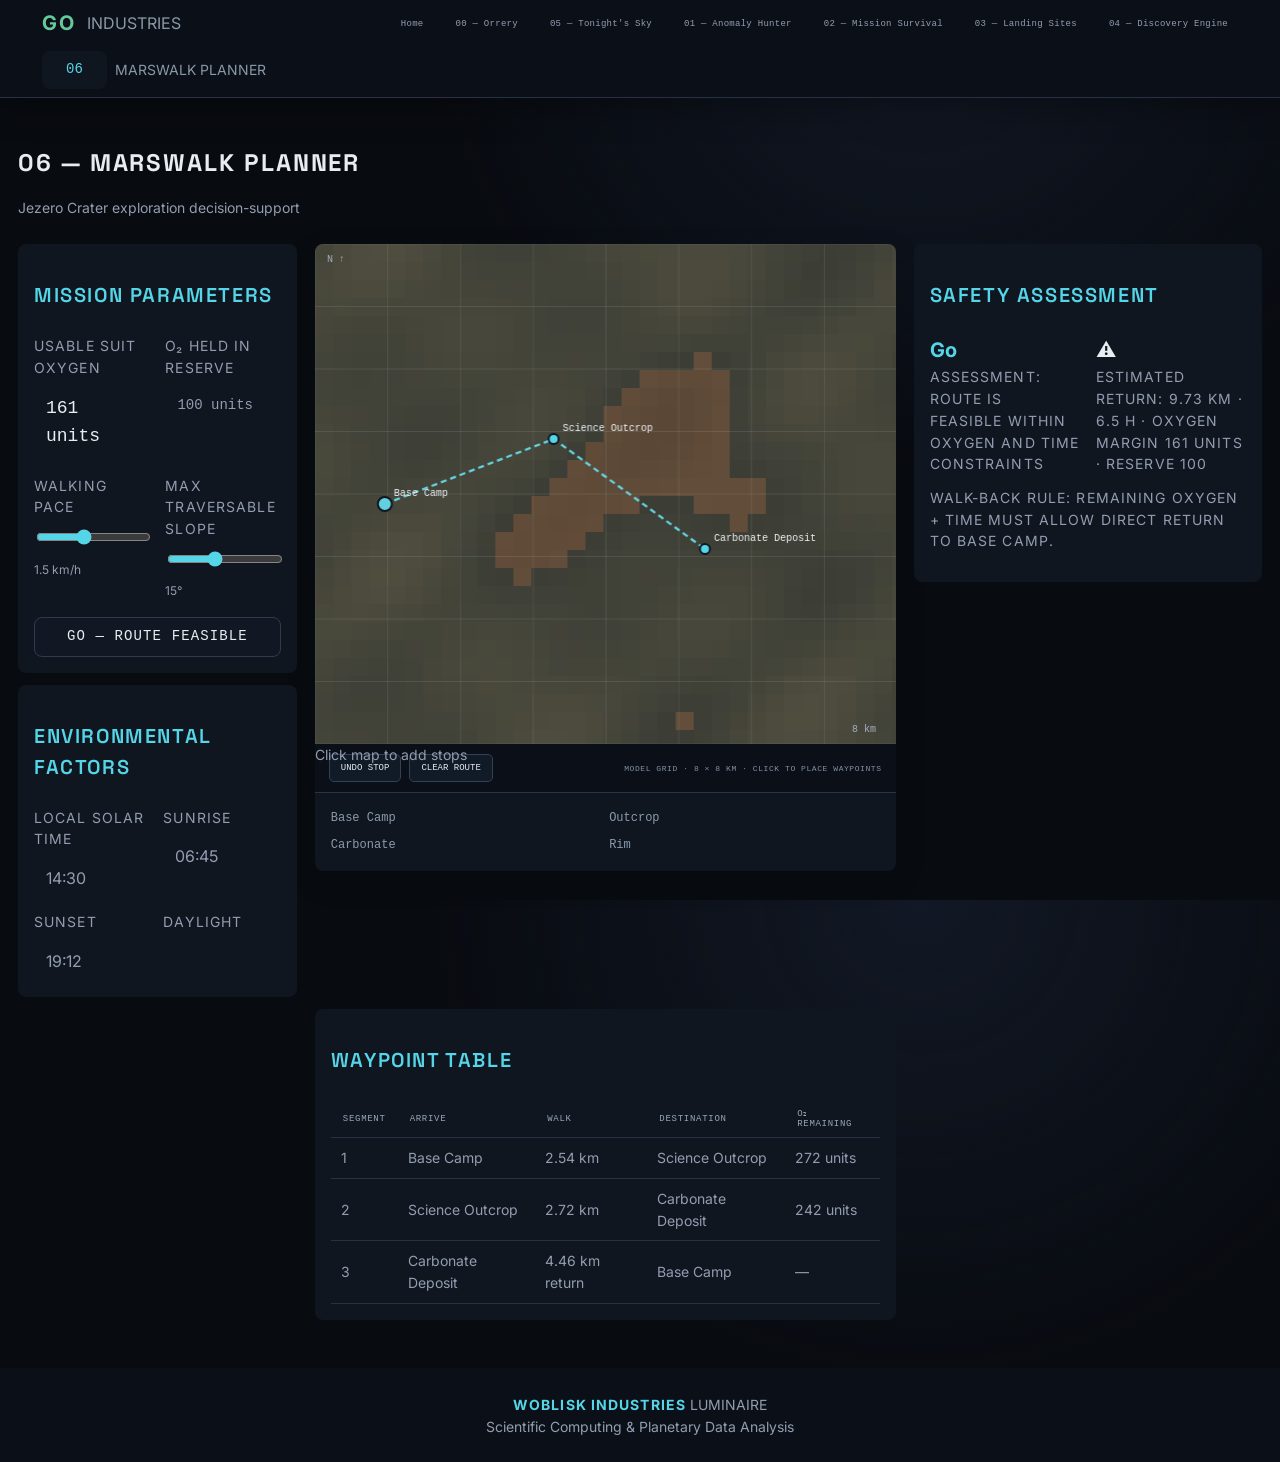
<file: instruments/marswalk.html>
<!DOCTYPE html>
<html lang="en">
<head>
  <meta charset="UTF-8">
  <meta name="viewport" content="width=device-width, initial-scale=1.0">
  <title>06 — MARSWALK PLANNER | WOBlISK INDUSTRIES — LUMINAIRE</title>
  <link rel="stylesheet" href="../css/global.css">
  <link rel="stylesheet" href="../css/instruments.css">
  <link rel="preconnect" href="https://fonts.googleapis.com">
  <link rel="preconnect" href="https://fonts.gstatic.com" crossorigin>
  <link href="https://fonts.googleapis.com/css2?family=Space+Grotesk:wght@400;500;600;700&family=Inter:wght@300;400;500;600&display=swap" rel="stylesheet">
</head>
<body>
  <!-- Persistent Header -->
  <header class="border-b border-[var(--border)] bg-[var(--bg-secondary)] backdrop-blur-sm">
    <div class="max-width px-2 py-1 flex items-center justify-between">
      <div class="flex items-center gap-3">
        <span class="text-xl font-bold tracking-wider uppercase" style="color: var(--accent-primary);">WOBlISK</span>
        <span class="text-base" style="color: var(--text-secondary);">INDUSTRIES</span>
      </div>
      <nav class="hidden md:flex items-center gap-3">
        <a href="../index.html" class="text-[var(--text-secondary)] hover:text-[var(--text-primary)] transition">Home</a>
        <a href="orrery.html" class="text-[var(--text-secondary)] hover:text-[var(--text-primary)] transition">00 — Orrery</a>
        <a href="sky.html" class="text-[var(--text-secondary)] hover:text-[var(--text-primary)] transition">05 — Tonight's Sky</a>
        <a href="anomaly.html" class="text-[var(--text-secondary)] hover:text-[var(--text-primary)] transition">01 — Anomaly Hunter</a>
        <a href="mission.html" class="text-[var(--text-secondary)] hover:text-[var(--text-primary)] transition">02 — Mission Survival</a>
        <a href="landing.html" class="text-[var(--text-secondary)] hover:text-[var(--text-primary)] transition">03 — Landing Sites</a>
        <a href="discovery.html" class="text-[var(--text-secondary)] hover:text-[var(--text-primary)] transition">04 — Discovery Engine</a>
      </nav>
      <div class="flex items-center gap-2">
        <span class="text-sm font-mono px-2 py-1 rounded bg-[var(--bg-card)]" style="color: var(--accent-primary);">06</span>
        <span class="text-sm" style="color: var(--text-secondary);">MARSWALK PLANNER</span>
      </div>
    </div>
  </header>

  <main class="max-width px-4 pb-8 mars-dashboard">
    <!-- Page Header -->
    <section class="mb-6 mars-title">
      <h1 class="font-display text-3xl md:text-4xl font-bold uppercase tracking-wider mb-2" style="color: var(--text-primary);">
        06 — MARSWALK PLANNER
      </h1>
      <p class="text-[var(--text-secondary)] text-sm">Jezero Crater exploration decision-support</p>
    </section>

    <!-- Map Interface -->
    <section class="mb-6 rounded border border-[var(--border)] bg-[var(--bg-card)] overflow-hidden mars-map-panel">
      <div class="relative h-[400px] md:h-[500px] w-full">
        <div id="map-canvas" style="width:100%;height:100%;background: var(--bg-primary);"></div>
        <div class="absolute inset-0 flex items-center justify-center">
          <span class="text-[var(--text-secondary)] text-sm">Click map to add stops</span>
        </div>
      </div>
      <div class="p-4">
        <div class="grid grid-cols-2 gap-2 text-xs md:text-sm font-mono" style="color: var(--accent-secondary);">
          <div>Base Camp</div>
          <div>Outcrop</div>
          <div>Carbonate</div>
          <div>Rim</div>
        </div>
      </div>
    </section>

    <!-- Waypoint Table -->
    <section class="mb-6 rounded border border-[var(--border)] bg-[var(--bg-card)] p-4 mars-waypoints">
      <h3 class="font-display text-xl font-semibold uppercase tracking-wider mb-3" style="color: var(--accent-primary);">WAYPOINT TABLE</h3>
      <div class="overflow-x-auto">
        <table class="w-full text-[var(--text-secondary)] text-sm">
          <thead>
            <tr class="border-b border-[var(--border)]">
              <th class="font-mono px-3 py-2">Segment</th>
              <th class="font-mono px-3 py-2">Arrive</th>
              <th class="font-mono px-3 py-2">Walk</th>
              <th class="font-mono px-3 py-2">Destination</th>
              <th class="font-mono px-3 py-2">O₂ Remaining</th>
            </tr>
          </thead>
          <tbody>
            <tr class="border-b border-[var(--border)]">
              <td class="font-mono px-3 py-2">1</td>
              <td class="font-mono px-3 py-2">Base Camp</td>
              <td class="font-mono px-3 py-2">—</td>
              <td class="font-mono px-3 py-2">Science Outcrop</td>
              <td class="font-mono px-3 py-2">75%</td>
            </tr>
            <tr class="border-b border-[var(--border)]">
              <td class="font-mono px-3 py-2">2</td>
              <td class="font-mono px-3 py-2">Science Outcrop</td>
              <td class="font-mono px-3 py-2">1.2 km</td>
              <td class="font-mono px-3 py-2">Carbonate Deposit</td>
              <td class="font-mono px-3 py-2">68%</td>
            </tr>
            <tr>
              <td class="font-mono px-3 py-2">3</td>
              <td class="font-mono px-3 py-2">Carbonate Deposit</td>
              <td class="font-mono px-3 py-2">—</td>
              <td class="font-mono px-3 py-2">Return to Base</td>
              <td class="font-mono px-3 py-2">52%</td>
            </tr>
          </tbody>
        </table>
      </div>
    </section>

    <!-- Mission Parameters -->
    <section class="mb-6 rounded border border-[var(--border)] bg-[var(--bg-card)] p-4 mars-params">
      <h3 class="font-display text-xl font-semibold uppercase tracking-wider mb-3" style="color: var(--accent-primary);">MISSION PARAMETERS</h3>
      <div class="grid grid-cols-2 gap-4">
        <div>
          <label class="block text-[var(--text-secondary)] uppercase tracking-wider text-sm mb-1">Usable suit oxygen</label>
          <div class="w-full bg-[var(--bg-primary)] border border-[var(--border)] rounded py-2 px-3">
            <div class="text-[var(--text-primary)] font-mono text-lg">300 units</div>
            <div class="w-full bg-[var(--warning)] h-2 rounded-full overflow-hidden">
              <div class="h-full" style="width: 100%"></div>
            </div>
          </div>
        </div>
        <div>
          <label class="block text-[var(--text-secondary)] uppercase tracking-wider text-sm mb-1">O₂ held in reserve</label>
          <div class="w-full bg-[var(--bg-primary)] border border-[var(--border)] rounded py-2 px-3">
            <div class="text-[var(--text-secondary)] font-mono text-sm">100 units</div>
          </div>
        </div>
      </div>
      <div class="grid grid-cols-2 gap-4 mt-4">
        <div>
          <label class="block text-[var(--text-secondary)] uppercase tracking-wider text-sm mb-1">Walking pace</label>
          <input type="range" min="0.5" max="3" step="0.1" value="1.5" class="w-full bg-[var(--bg-primary)] border border-[var(--border)] rounded py-2">
          <div class="text-[var(--text-secondary)] text-xs mt-1">1.5 km/h</div>
        </div>
        <div>
          <label class="block text-[var(--text-secondary)] uppercase tracking-wider text-sm mb-1">Max traversable slope</label>
          <input type="range" min="5" max="30" step="1" value="15" class="w-full bg-[var(--bg-primary)] border border-[var(--border)] rounded py-2">
          <div class="text-[var(--text-secondary)] text-xs mt-1">15°</div>
        </div>
      </div>
      <div class="mt-4">
        <button class="w-full py-2 rounded bg-[var(--accent-primary)] text-[var(--bg-primary)] font-mono text-sm uppercase tracking-wider">
          Evaluate Walk-Back Feasibility
        </button>
      </div>
    </section>

    <!-- Safety Assessment -->
    <section class="mb-6 rounded border border-[var(--border)] bg-[var(--bg-card)] p-4 mars-safety">
      <h3 class="font-display text-xl font-semibold uppercase tracking-wider mb-3" style="color: var(--accent-primary);">SAFETY ASSESSMENT</h3>
      <div class="grid grid-cols-2 gap-4">
        <div>
          <div class="text-[var(--accent-primary)] text-xl font-bold">Go</div>
          <div class="text-[var(--text-secondary)] text-sm uppercase tracking-wider">Assessment: Route is feasible within oxygen and time constraints</div>
        </div>
        <div>
          <div class="text-[var(--error)] text-xl font-bold">⚠</div>
          <div class="text-[var(--text-secondary)] text-sm uppercase tracking-wider">Note: Reserve oxygen at 33% — ensure margin for unexpected delays</div>
        </div>
      </div>
      <p class="text-[var(--text-secondary)] text-sm mt-3 uppercase tracking-wider">
        Walk-back rule: Remaining oxygen + time must allow direct return to base camp.
      </p>
    </section>

    <!-- Environmental Factors -->
    <section class="mb-6 rounded border border-[var(--border)] bg-[var(--bg-card)] p-4 mars-environment">
      <h3 class="font-display text-xl font-semibold uppercase tracking-wider mb-3" style="color: var(--accent-primary);">ENVIRONMENTAL FACTORS</h3>
      <div class="grid grid-cols-2 gap-3">
        <div>
          <div class="text-[var(--text-secondary)] uppercase tracking-wider text-sm mb-1">Local solar time</div>
          <div class="w-full bg-[var(--bg-primary)] border border-[var(--border)] rounded py-1 px-3 text-[var(--text-secondary)]">14:30</div>
        </div>
        <div>
          <div class="text-[var(--text-secondary)] uppercase tracking-wider text-sm mb-1">Sunrise</div>
          <div class="w-full bg-[var(--bg-primary)] border border-[var(--border)] rounded py-1 px-3 text-[var(--text-secondary)]">06:45</div>
        </div>
        <div>
          <div class="text-[var(--text-secondary)] uppercase tracking-wider text-sm mb-1">Sunset</div>
          <div class="w-full bg-[var(--bg-primary)] border border-[var(--border)] rounded py-1 px-3 text-[var(--text-secondary)]">19:12</div>
        </div>
        <div>
          <div class="text-[var(--text-secondary)] uppercase tracking-wider text-sm mb-1">Daylight</div>
          <div class="w-full bg-[var(--success)] h-2 rounded-full overflow-hidden">
            <div class="h-full" style="width: 78%"></div>
          </div>
        </div>
      </div>
    </section>
  </main>

  <footer class="border-t border-[var(--border)] bg-[var(--bg-secondary)] text-sm">
    <div class="max-width px-2 py-3">
      <div class="flex flex-col md:flex-row justify-between items-center">
        <div>
          <span class="font-bold uppercase tracking-wider" style="color: var(--accent-primary);">WOBlISK INDUSTRIES</span>
          <span class="text-[var(--text-secondary)]">LUMINAIRE</span>
        </div>
        <span class="text-[var(--text-secondary)]">Scientific Computing & Planetary Data Analysis</span>
      </div>
    </div>
  </footer>
  <script type="module" src="../js/instruments/marswalk.js"></script>
</body>
</html>
</file>
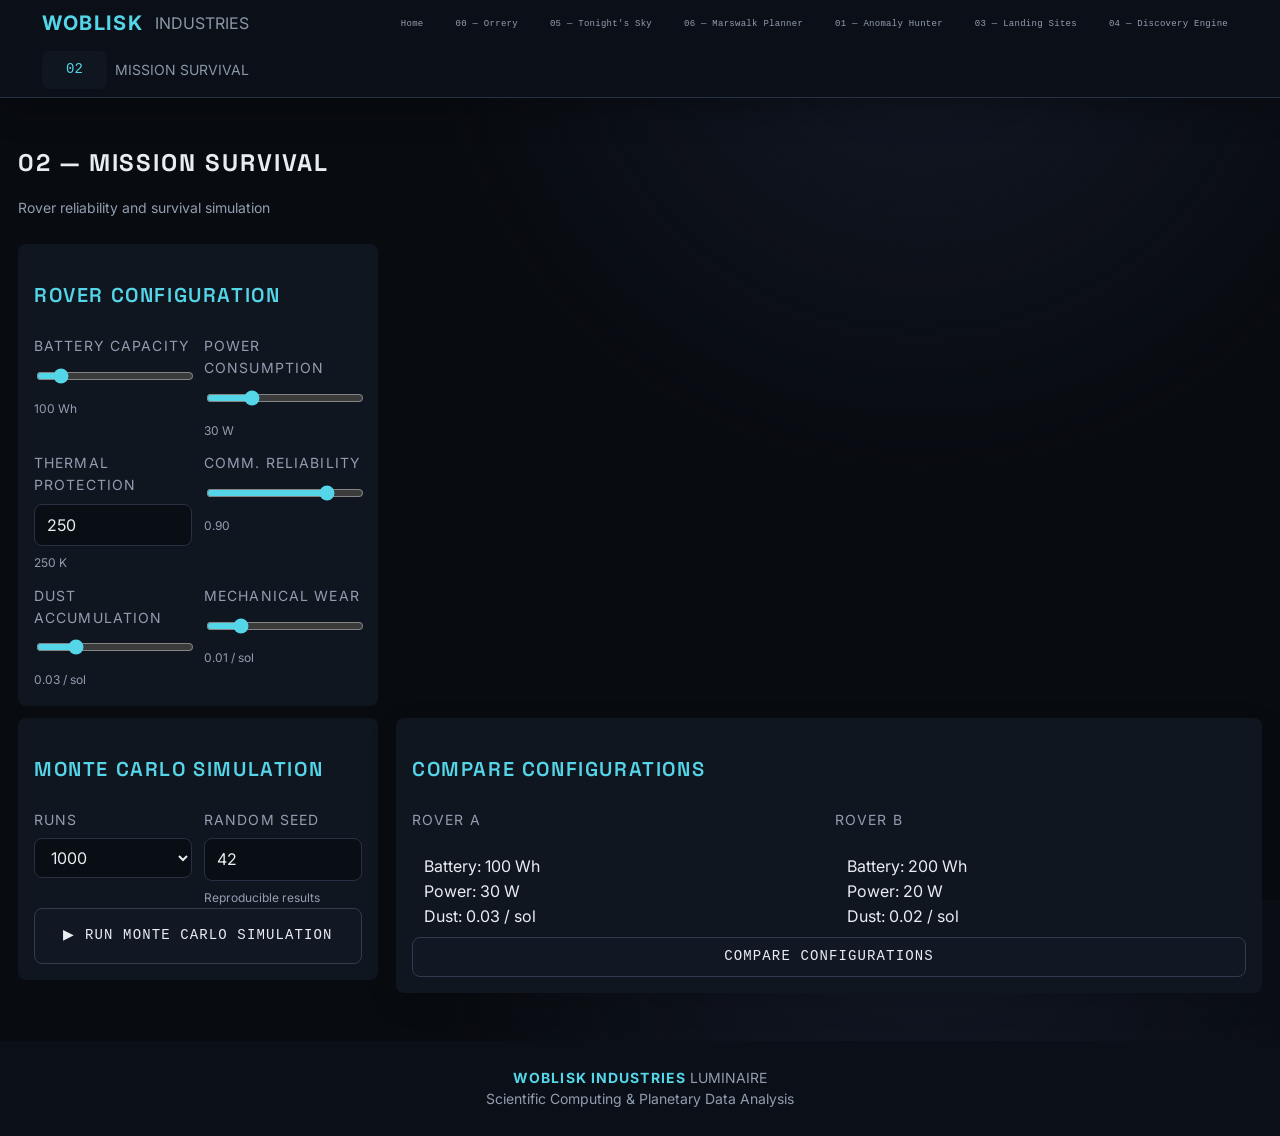
<file: instruments/mission.html>
<!DOCTYPE html>
<html lang="en">
<head>
  <meta charset="UTF-8">
  <meta name="viewport" content="width=device-width, initial-scale=1.0">
  <title>02 — MISSION SURVIVAL | WOBlISK INDUSTRIES — LUMINAIRE</title>
  <link rel="stylesheet" href="../css/global.css">
  <link rel="stylesheet" href="../css/instruments.css">
  <link rel="preconnect" href="https://fonts.googleapis.com">
  <link rel="preconnect" href="https://fonts.gstatic.com" crossorigin>
  <link href="https://fonts.googleapis.com/css2?family=Space+Grotesk:wght@400;500;600;700&family=Inter:wght@300;400;500;600&display=swap" rel="stylesheet">
</head>
<body>
  <!-- Persistent Header -->
  <header class="border-b border-[var(--border)] bg-[var(--bg-secondary)] backdrop-blur-sm">
    <div class="max-width px-2 py-1 flex items-center justify-between">
      <div class="flex items-center gap-3">
        <span class="text-xl font-bold tracking-wider uppercase" style="color: var(--accent-primary);">WOBlISK</span>
        <span class="text-base" style="color: var(--text-secondary);">INDUSTRIES</span>
      </div>
      <nav class="hidden md:flex items-center gap-3">
        <a href="../index.html" class="text-[var(--text-secondary)] hover:text-[var(--text-primary)] transition">Home</a>
        <a href="orrery.html" class="text-[var(--text-secondary)] hover:text-[var(--text-primary)] transition">00 — Orrery</a>
        <a href="sky.html" class="text-[var(--text-secondary)] hover:text-[var(--text-primary)] transition">05 — Tonight's Sky</a>
        <a href="marswalk.html" class="text-[var(--text-secondary)] hover:text-[var(--text-primary)] transition">06 — Marswalk Planner</a>
        <a href="anomaly.html" class="text-[var(--text-secondary)] hover:text-[var(--text-primary)] transition">01 — Anomaly Hunter</a>
        <a href="landing.html" class="text-[var(--text-secondary)] hover:text-[var(--text-primary)] transition">03 — Landing Sites</a>
        <a href="discovery.html" class="text-[var(--text-secondary)] hover:text-[var(--text-primary)] transition">04 — Discovery Engine</a>
      </nav>
      <div class="flex items-center gap-2">
        <span class="text-sm font-mono px-2 py-1 rounded bg-[var(--bg-card)]" style="color: var(--accent-primary);">02</span>
        <span class="text-sm" style="color: var(--text-secondary);">MISSION SURVIVAL</span>
      </div>
    </div>
  </header>

  <main class="max-width px-4 pb-8 mission-dashboard">
    <!-- Page Header -->
    <section class="mb-6 mission-title">
      <h1 class="font-display text-3xl md:text-4xl font-bold uppercase tracking-wider mb-2" style="color: var(--text-primary);">
        02 — MISSION SURVIVAL
      </h1>
      <p class="text-[var(--text-secondary)] text-sm">Rover reliability and survival simulation</p>
    </section>

    <!-- Rover Configuration -->
    <section class="mb-6 rounded border border-[var(--border)] bg-[var(--bg-card)] p-4 mission-config">
      <h3 class="font-display text-xl font-semibold uppercase tracking-wider mb-3" style="color: var(--accent-primary);">ROVER CONFIGURATION</h3>
      <div class="grid grid-cols-2 gap-3">
        <div>
          <label class="block text-[var(--text-secondary)] uppercase tracking-wider text-sm mb-1">Battery capacity</label>
          <input type="range" min="50" max="500" step="10" value="100" class="w-full bg-[var(--bg-primary)] border border-[var(--border)] rounded py-2">
          <div class="text-[var(--text-secondary)] text-xs mt-1">100 Wh</div>
        </div>
        <div>
          <label class="block text-[var(--text-secondary)] uppercase tracking-wider text-sm mb-1">Power consumption</label>
          <input type="range" min="5" max="100" step="5" value="30" class="w-full bg-[var(--bg-primary)] border border-[var(--border)] rounded py-2">
          <div class="text-[var(--text-secondary)] text-xs mt-1">30 W</div>
        </div>
        <div>
          <label class="block text-[var(--text-secondary)] uppercase tracking-wider text-sm mb-1">Thermal protection</label>
          <input type="number" min="150" max="400" value="250" class="w-full bg-[var(--bg-primary)] border border-[var(--border)] rounded py-2 px-3">
          <div class="text-[var(--text-secondary)] text-xs mt-1">250 K</div>
        </div>
        <div>
          <label class="block text-[var(--text-secondary)] uppercase tracking-wider text-sm mb-1">Comm. reliability</label>
          <input type="range" min="0.5" max="1" step="0.05" value="0.9" class="w-full bg-[var(--bg-primary)] border border-[var(--border)] rounded py-2">
          <div class="text-[var(--text-secondary)] text-xs mt-1">0.90</div>
        </div>
      </div>
      <div class="grid grid-cols-2 gap-3 mt-3">
        <div>
          <label class="block text-[var(--text-secondary)] uppercase tracking-wider text-sm mb-1">Dust accumulation</label>
          <input type="range" min="0.01" max="0.1" step="0.01" value="0.03" class="w-full bg-[var(--bg-primary)] border border-[var(--border)] rounded py-2">
          <div class="text-[var(--text-secondary)] text-xs mt-1">0.03 / sol</div>
        </div>
        <div>
          <label class="block text-[var(--text-secondary)] uppercase tracking-wider text-sm mb-1">Mechanical wear</label>
          <input type="range" min="0.001" max="0.05" step="0.001" value="0.01" class="w-full bg-[var(--bg-primary)] border border-[var(--border)] rounded py-2">
          <div class="text-[var(--text-secondary)] text-xs mt-1">0.01 / sol</div>
        </div>
      </div>
    </section>

    <!-- Simulation Controls -->
    <section class="mb-6 rounded border border-[var(--border)] bg-[var(--bg-card)] p-4 mission-controls">
      <h3 class="font-display text-xl font-semibold uppercase tracking-wider mb-3" style="color: var(--accent-primary);">MONTE CARLO SIMULATION</h3>
      <div class="grid grid-cols-2 gap-3">
        <div>
          <label class="block text-[var(--text-secondary)] uppercase tracking-wider text-sm mb-1">Runs</label>
          <select class="w-full bg-[var(--bg-primary)] border border-[var(--border)] rounded py-2 px-3 text-[var(--text-primary)]">
            <option>100</option>
            <option>500</option>
            <option selected>1000</option>
            <option>5000</option>
          </select>
        </div>
        <div>
          <label class="block text-[var(--text-secondary)] uppercase tracking-wider text-sm mb-1">Random seed</label>
          <input type="number" value="42" class="w-full bg-[var(--bg-primary)] border border-[var(--border)] rounded py-2 px-3 text-[var(--text-primary)]">
          <div class="text-[var(--text-secondary)] text-xs mt-1">Reproducible results</div>
        </div>
      </div>
      <button id="run-simulation" class="w-full py-3 rounded bg-[var(--accent-primary)] text-[var(--bg-primary)] font-mono text-sm uppercase tracking-wider">
        ▶ Run Monte Carlo Simulation
      </button>
    </section>

    <!-- Results Visualization -->
    <section class="mb-6 rounded border border-[var(--border)] bg-[var(--bg-card)] p-4 mission-results" id="results-section" style="display: none;">
      <h3 class="font-display text-xl font-semibold uppercase tracking-wider mb-3" style="color: var(--accent-primary);">RESULTS</h3>
      <div class="grid grid-cols-2 gap-3 mb-4">
        <div>
          <div class="text-[var(--accent-primary)] text-3xl font-bold">67%</div>
          <div class="text-[var(--text-secondary)] text-sm uppercase tracking-wiver">Survival rate</div>
        </div>
        <div>
          <div class="text-[var(--accent-primary)] text-3xl font-bold">12</div>
          <div class="text-[var(--text-secondary)] text-sm uppercase tracking-wider">Average sol</div>
        </div>
      </div>
      <div class="space-y-3">
        <div>
          <div class="text-[var(--text-secondary)] uppercase tracking-wider text-sm mb-1">Failure distribution</div>
          <div class="grid grid-cols-4 gap-2">
            <div><div class="text-[var(--error)] text-bold">42%</div><div class="text-xs">Battery depletion</div></div>
            <div><div class="text-[var(--warning)] text-bold">31%</div><div class="text-xs">Thermal failure</div></div>
            <div><div class="text-[var(--secondary)] text-bold">18%</div><div class="text-xs">Comms loss</div></div>
            <div><div class="text-[success] text-bold">9%</div><div class="text-xs">Mechanical</div></div>
          </div>
        </div>
        <div>
          <div class="text-[var(--text-secondary)] uppercase tracking-wider text-sm mb-1">Most common causes</div>
          <ol class="list-disc list-inside text-[var(--text-secondary)] space-y-1">
            <li>Battery degradation over time</li>
            <li>Extreme temperature swings</li>
            <li>Dust accumulation on solar panels</li>
          </ol>
        </div>
      </div>
    </section>

    <!-- Parameter Comparison -->
    <section class="mb-6 rounded border border-[var(--border)] bg-[var(--bg-card)] p-4 mission-comparison" id="comparison-section">
      <h3 class="font-display text-xl font-semibold uppercase tracking-wider mb-3" style="color: var(--accent-primary);">COMPARE CONFIGURATIONS</h3>
      <div class="grid grid-cols-2 gap-3">
        <div>
          <div class="text-[var(--text-secondary)] uppercase tracking-wider text-sm mb-2">Rover A</div>
          <div class="w-full bg-[var(--bg-primary)] border border-[var(--border)] rounded py-2 px-3">
            <div>Battery: 100 Wh</div>
            <div>Power: 30 W</div>
            <div>Dust: 0.03 / sol</div>
          </div>
        </div>
        <div>
          <div class="text-[var(--text-secondary)] uppercase tracking-wider text-sm mb-2">Rover B</div>
          <div class="w-full bg-[var(--bg-primary)] border border-[var(--border)] rounded py-2 px-3">
            <div>Battery: 200 Wh</div>
            <div>Power: 20 W</div>
            <div>Dust: 0.02 / sol</div>
          </div>
        </div>
      </div>
      <button id="compare-btn" class="w-full py-2 rounded bg-[var(--accent-primary)] text-[var(--bg-primary)] font-mono text-sm uppercase tracking-wider">
        Compare Configurations
      </button>
    </section>
  </main>

  <footer class="border-t border-[var(--border)] bg-[var(--bg-secondary)] text-sm">
    <div class="max-width px-2 py-3">
      <div class="flex flex-col md:flex-row justify-between items-center">
        <div>
          <span class="font-bold uppercase tracking-wider" style="color: var(--accent-primary);">WOBlISK INDUSTRIES</span>
          <span class="text-[var(--text-secondary)]">LUMINAIRE</span>
        </div>
        <span class="text-[var(--text-secondary)]">Scientific Computing & Planetary Data Analysis</span>
      </div>
    </div>
  </footer>
  <script type="module" src="../js/instruments/mission.js"></script>
</body>
</html>
</file>
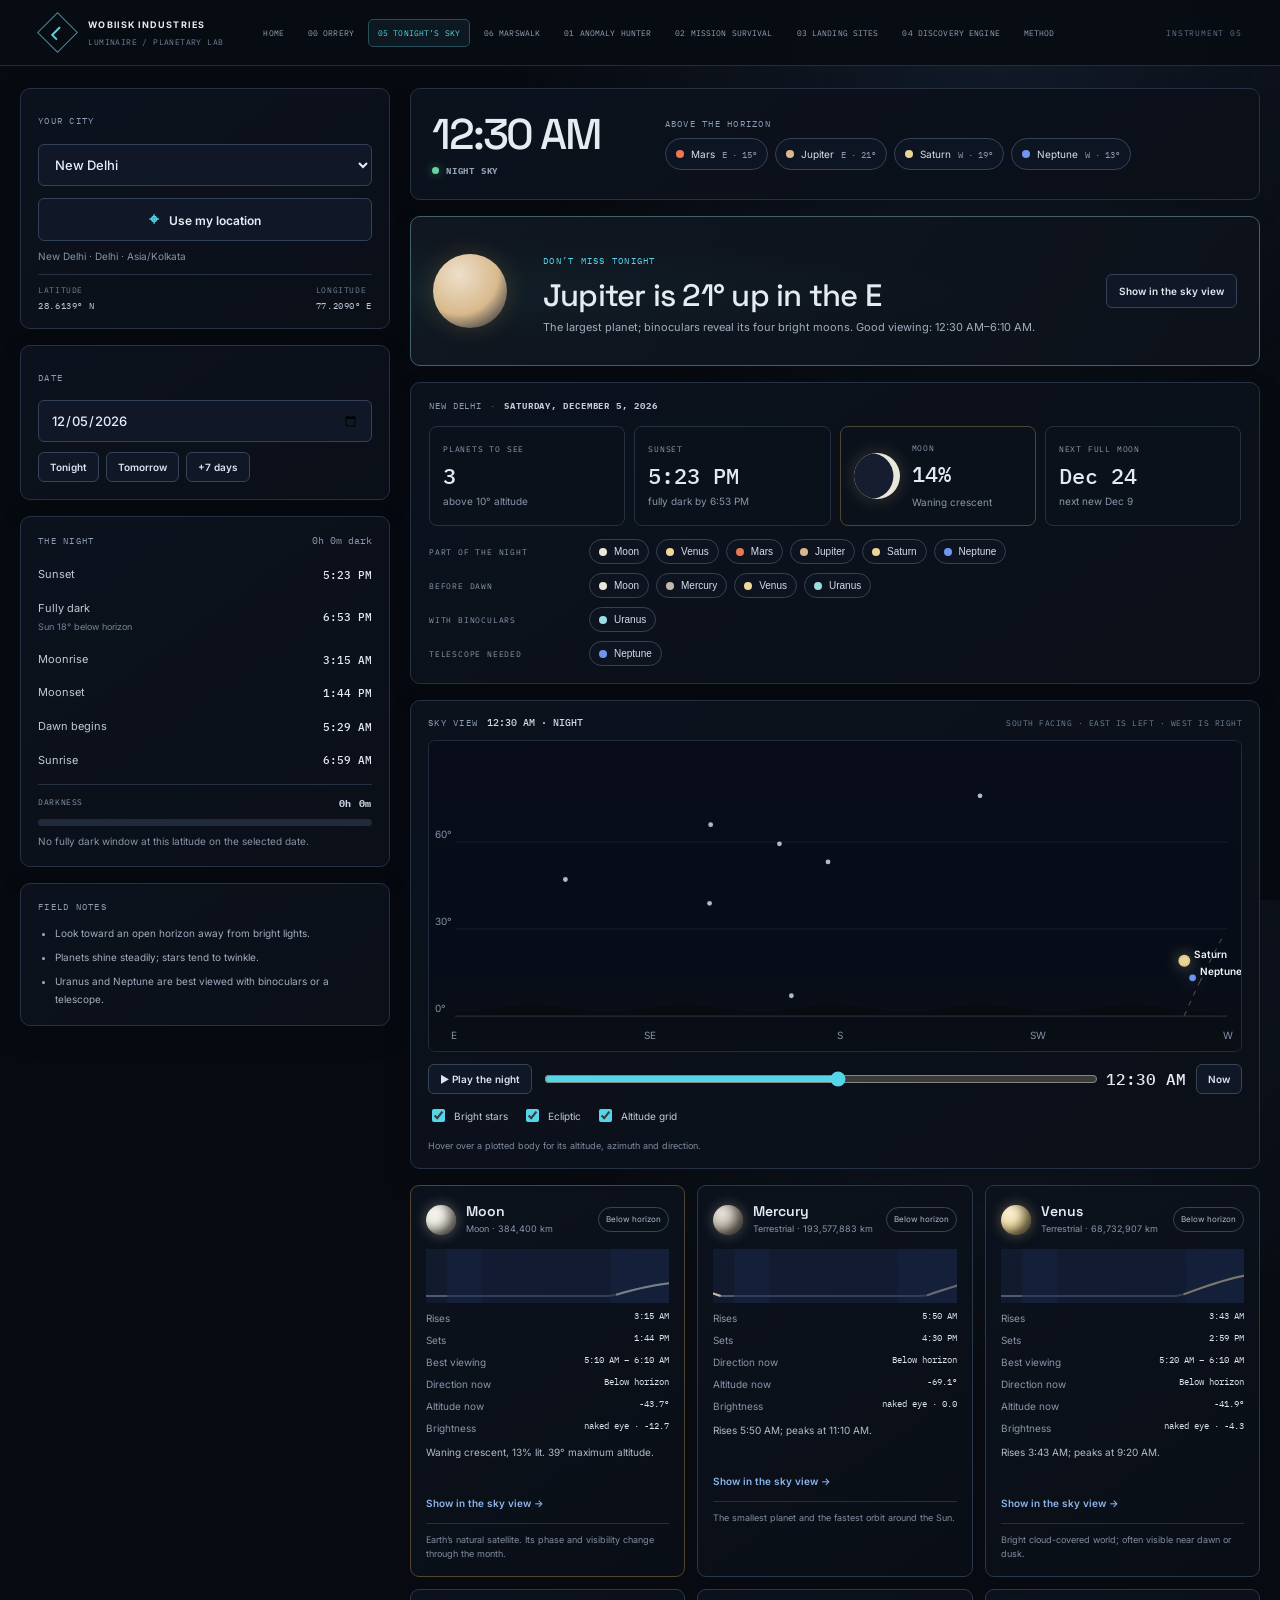
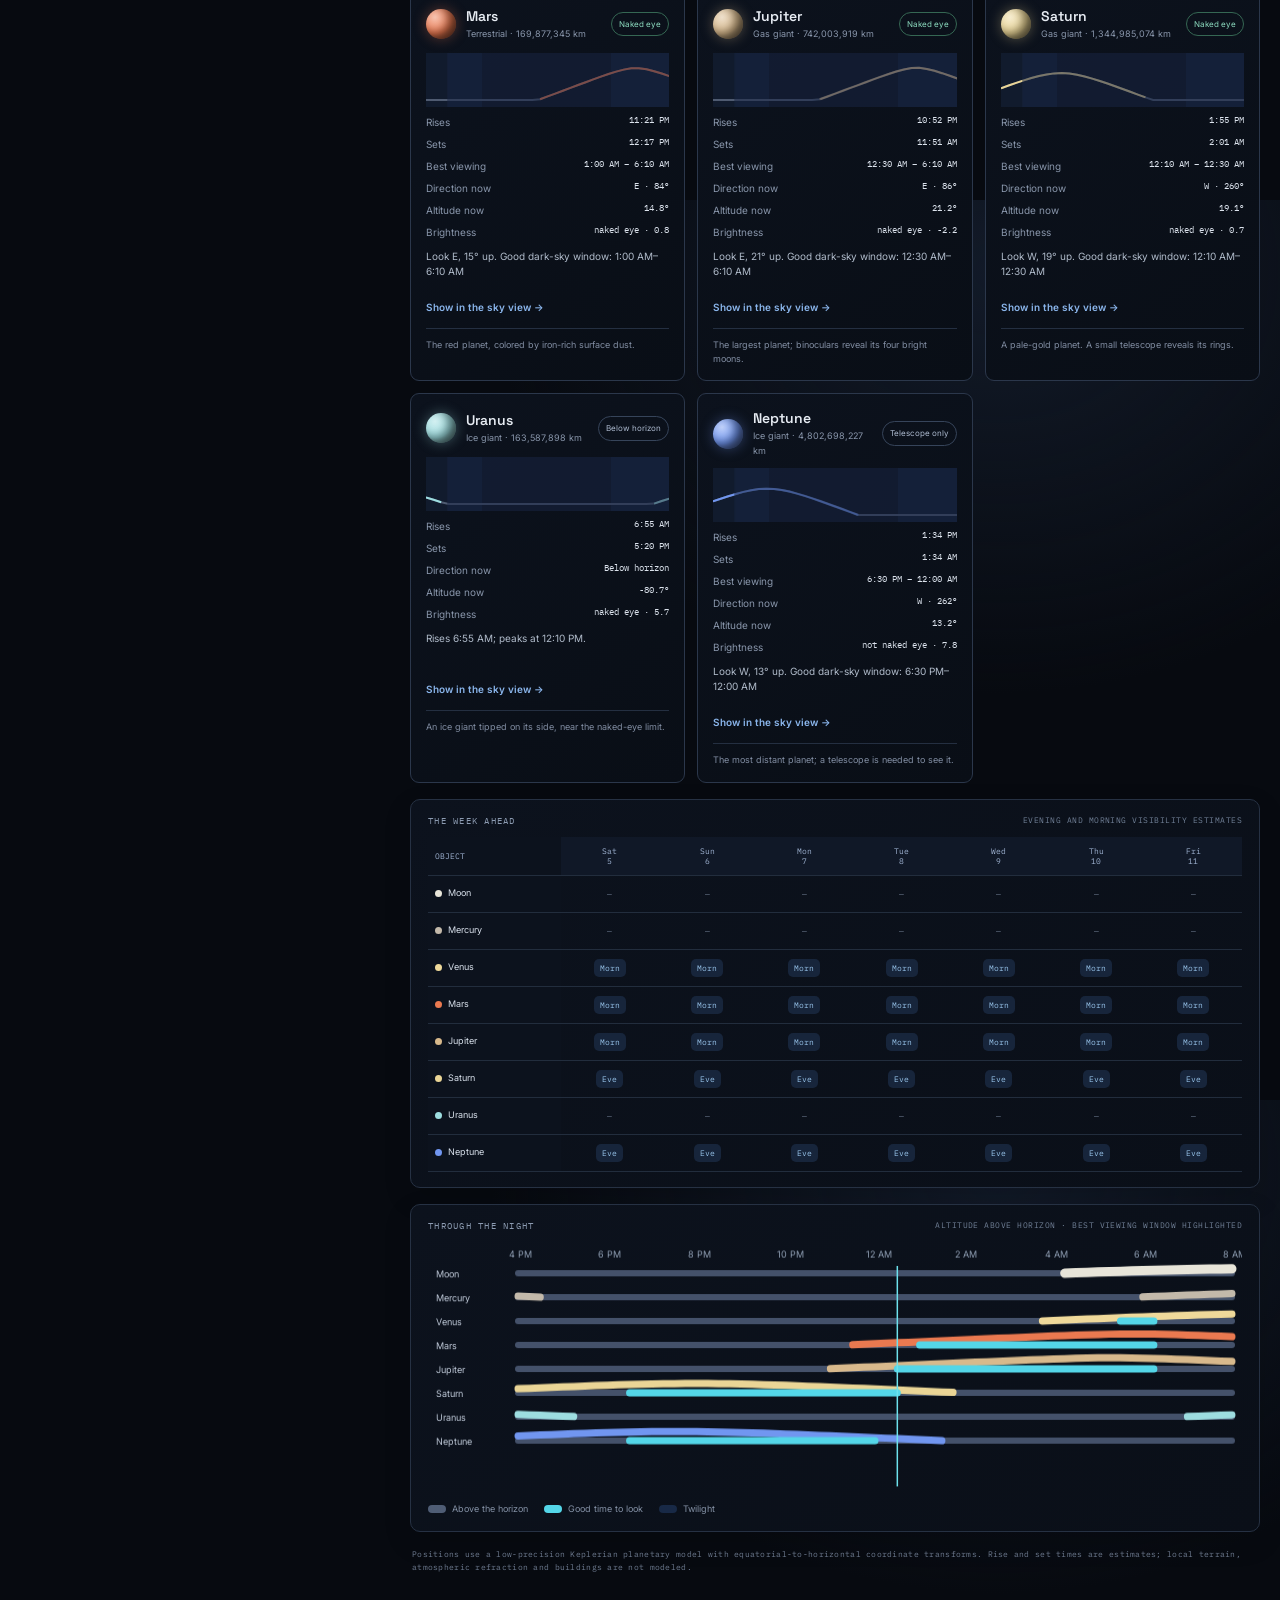
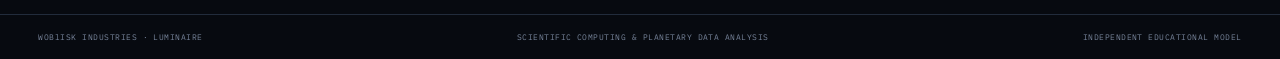
<file: instruments/sky.html>
<!doctype html>
<html lang="en">
<head>
  <meta charset="utf-8"><meta name="viewport" content="width=device-width, initial-scale=1">
  <meta name="theme-color" content="#080b10"><meta name="description" content="A location-aware, calculated night sky planner.">
  <title>05 — Tonight’s Sky | LUMINAIRE</title>
  <link rel="preconnect" href="https://fonts.googleapis.com"><link rel="preconnect" href="https://fonts.gstatic.com" crossorigin>
  <link href="https://fonts.googleapis.com/css2?family=IBM+Plex+Mono:wght@400;500&family=Inter:wght@400;500;600;700&family=Space+Grotesk:wght@400;500;600;700&display=swap" rel="stylesheet">
  <link rel="stylesheet" href="../css/global.css"><link rel="stylesheet" href="../css/sky.css">
</head>
<body class="sky-page">
  <header class="sky-nav">
    <a class="sky-brand" href="../index.html"><span class="sky-mark">L</span><span><b>WOBlISK INDUSTRIES</b><small>LUMINAIRE / PLANETARY LAB</small></span></a>
    <nav aria-label="Instrument navigation"><a href="../index.html">HOME</a><a href="orrery.html">00 ORRERY</a><a href="sky.html" aria-current="page">05 TONIGHT’S SKY</a><a href="marswalk.html">06 MARSWALK</a><a href="anomaly.html">01 ANOMALY HUNTER</a><a href="mission.html">02 MISSION SURVIVAL</a><a href="landing.html">03 LANDING SITES</a><a href="discovery.html">04 DISCOVERY ENGINE</a><a href="../about.html">METHOD</a></nav>
    <span class="instrument-id">INSTRUMENT 05</span>
  </header>
  <main class="sky-layout">
    <aside class="sky-sidebar">
      <section class="panel location-panel">
        <label class="section-label" for="city-selector">YOUR CITY</label>
        <select id="city-selector" aria-label="Choose an observing city"></select>
        <button id="use-location" class="location-button" type="button"><span aria-hidden="true">⌖</span> Use my location</button>
        <p id="location-status" class="location-status" aria-live="polite">Choose a city or use your device location.</p>
        <div class="coordinates"><span>LATITUDE <b id="latitude-readout">28.6139° N</b></span><span>LONGITUDE <b id="longitude-readout">77.2090° E</b></span></div>
      </section>
      <section class="panel date-panel">
        <label class="section-label" for="date-selector">DATE</label>
        <input id="date-selector" type="date">
        <div class="quick-dates"><button type="button" data-day-offset="0">Tonight</button><button type="button" data-day-offset="1">Tomorrow</button><button type="button" data-day-offset="7">+7 days</button></div>
      </section>
      <section class="panel night-panel">
        <div class="panel-title"><span class="section-label">THE NIGHT</span><span id="darkness-length" class="mono-readout">—</span></div>
        <div class="event-list"><div><span>Sunset</span><b id="sunset-time">—</b></div><div><span>Fully dark <small>Sun 18° below horizon</small></span><b id="dark-time">—</b></div><div><span>Moonrise</span><b id="moonrise-time">—</b></div><div><span>Moonset</span><b id="moonset-time">—</b></div><div><span>Dawn begins</span><b id="dawn-time">—</b></div><div><span>Sunrise</span><b id="sunrise-time">—</b></div></div>
        <div class="darkness-meter"><div><span>DARKNESS</span><b id="darkness-caption">—</b></div><i><b id="darkness-bar"></b></i><p id="darkness-note">Calculated for the selected date and observing location.</p></div>
      </section>
      <section class="panel tips-panel"><div class="section-label">FIELD NOTES</div><ul><li>Look toward an open horizon away from bright lights.</li><li>Planets shine steadily; stars tend to twinkle.</li><li>Uranus and Neptune are best viewed with binoculars or a telescope.</li></ul></section>
    </aside>

    <div class="sky-main">
      <section class="now-strip panel"><div class="now-time"><strong id="current-time">—</strong><span><i class="status-dot"></i><b id="sky-condition">COMPUTING LOCAL SKY</b></span></div><div class="above-horizon"><span class="section-label">ABOVE THE HORIZON</span><div id="visible-now" class="visible-pills"></div></div></section>
      <section class="featured panel" id="featured-card"><div class="featured-orb" id="featured-orb"></div><div><span class="section-label cyan-label">DON’T MISS TONIGHT</span><h1 id="featured-title">Looking for the next clear view</h1><p id="featured-copy">Sky positions are calculated from your selected location and time.</p></div><button type="button" id="featured-show">Show in the sky view</button></section>
      <section class="tonight panel"><div class="date-stamp"><span id="selected-city-label">NEW DELHI</span><i>·</i><b id="selected-date-label">—</b></div><div class="summary-cards"><article><small>PLANETS TO SEE</small><strong id="naked-eye-count">—</strong><span>above 10° altitude</span></article><article><small>SUNSET</small><strong id="summary-sunset">—</strong><span id="summary-dark">fully dark by —</span></article><article class="moon-summary"><div id="moon-phase-icon"></div><div><small>MOON</small><strong id="moon-illumination">—</strong><span id="moon-phase-name">—</span></div></article><article><small>NEXT FULL MOON</small><strong id="next-full-moon">—</strong><span id="next-new-moon">—</span></article></div><div id="visibility-groups" class="visibility-groups"></div></section>
      <section class="panel sky-view-panel" id="sky-view-panel"><div class="panel-head"><div><span class="section-label">SKY VIEW</span><b id="sky-view-heading">—</b></div><span class="sky-view-note">SOUTH FACING · EAST IS LEFT · WEST IS RIGHT</span></div><div class="sky-plot-wrap"><canvas id="sky-canvas" aria-label="Calculated altitude and direction of visible stars, Moon and planets"></canvas><div class="plot-tooltip" id="plot-tooltip" role="status"></div></div><div class="sky-controls"><button id="play-sky" type="button">▶ Play the night</button><input id="night-time" type="range" min="0" max="960" step="15" aria-label="Time through the night"><strong id="slider-time">—</strong><button id="now-button" type="button">Now</button></div><div class="sky-filters"><label><input id="filter-stars" type="checkbox" checked> Bright stars</label><label><input id="filter-ecliptic" type="checkbox" checked> Ecliptic</label><label><input id="filter-grid" type="checkbox" checked> Altitude grid</label><p id="plot-explainer">Hover over a plotted body for its altitude, azimuth and direction.</p></div></section>
      <section id="body-cards" class="body-cards" aria-label="Tonight’s visible objects"></section>
      <section class="panel week-panel"><div class="panel-head"><span class="section-label">THE WEEK AHEAD</span><span class="sky-view-note">EVENING AND MORNING VISIBILITY ESTIMATES</span></div><div class="week-table-wrap"><table id="week-table"></table></div></section>
      <section class="panel timeline-panel"><div class="panel-head"><span class="section-label">THROUGH THE NIGHT</span><span class="sky-view-note">ALTITUDE ABOVE HORIZON · BEST VIEWING WINDOW HIGHLIGHTED</span></div><canvas id="night-timeline" aria-label="Nightly altitude and viewing window timeline"></canvas><div class="timeline-key"><span><i></i> Above the horizon</span><span><i></i> Good time to look</span><span><i></i> Twilight</span></div></section>
      <p class="model-note">Positions use a low-precision Keplerian planetary model with equatorial-to-horizontal coordinate transforms. Rise and set times are estimates; local terrain, atmospheric refraction and buildings are not modeled.</p>
    </div>
  </main>
  <footer class="sky-footer"><span>WOBlISK INDUSTRIES · LUMINAIRE</span><span>SCIENTIFIC COMPUTING & PLANETARY DATA ANALYSIS</span><span>INDEPENDENT EDUCATIONAL MODEL</span></footer>
  <script type="module" src="../js/instruments/sky.js"></script>
</body>
</html>
</file>
<file: css/global.css>
/* WOBlISK INDUSTRIES — LUMINAIRE Global Styles */
:root {
  --bg-primary: #080B10;
  --bg-secondary: #0D121A;
  --bg-card: #111923;
  --border: #2A3848;
  --accent-primary: #54D6E8;
  --accent-secondary: #8A9AAA;
  --warning: #E7AD54;
  --error: #E16C73;
  --success: #65C99A;
  --text-primary: #E8EDF2;
  --text-secondary: #8998A7;
  --font-display: "Space Grotesk", system-ui, sans-serif;
  --font-inter: "Inter", system-ui, sans-serif;
  --font-mono: "IBM Plex Mono", monospace;
}

/* Reset & Base */
*,
*::before,
*::after {
  box-sizing: border-box;
}

body {
  margin: 0;
  font-family: var(--font-inter);
  background: var(--bg-primary);
  color: var(--text-primary);
  line-height: 1.6;
}

/* Reduced motion */
@media (prefers-reduced-motion: reduce) {
  * {
    transition: none !important;
    animation: none !important;
  }
}

/* Focus styles */
button:focus-visible,
a:focus-visible,
input:focus-visible,
select:focus-visible {
  outline: 2px solid var(--accent-primary);
  outline-offset: 2px;
}

/* Links */
a {
  color: var(--accent-secondary);
  text-decoration: none;
  transition: color 0.2s;
}
a:hover {
  color: var(--accent-primary);
}

/* Background */
html {
  height: 100%;
}

/* Container max width */
.max-width {
  max-width: 64rem;
  margin-left: auto;
  margin-right: auto;
}

/* Utility: padding */
.py-1 { padding-top: 0.5rem; padding-bottom: 0.5rem; }
.py-2 { padding-top: 1rem; padding-bottom: 1rem; }
.py-3 { padding-top: 1.5rem; padding-bottom: 1.5rem; }
.px-1 { padding-left: 1rem; padding-right: 1rem; }
.px-2 { padding-left: 1.5rem; padding-right: 1.5rem; }

/* Utility: margin */
.mb-1 { margin-bottom: 0.5rem; }
.mb-2 { margin-bottom: 1rem; }
.mb-3 { margin-bottom: 1.5rem; }
.mt-1 { margin-top: 0.5rem; }
.mt-2 { margin-top: 1rem; }
.mt-3 { margin-top: 1.5rem; }
</file>
<file: css/home.css>
@import url('https://fonts.googleapis.com/css2?family=IBM+Plex+Mono:wght@400;500&display=swap');
:root{--void:#07090e;--panel:#0b0e16;--line:#252b39;--muted:#8992a9;--bright:#e9edf7;--cyan:#54d6e8;--amber:var(--cyan);--mono:'IBM Plex Mono','DM Mono',monospace;--display:'Space Grotesk',sans-serif}
*{box-sizing:border-box}html{scroll-behavior:smooth}body.home-page{margin:0;background:var(--void);color:var(--bright);font-family:Inter,Arial,sans-serif}
.home-nav{height:78px;border-bottom:1px solid #202634;display:flex;align-items:center;justify-content:space-between;padding:0 clamp(20px,5vw,90px);position:relative;z-index:4;background:#080b11}.home-brand{display:flex;gap:11px;align-items:center;text-decoration:none;color:var(--bright)}.brand-glyph{width:35px;height:35px;border:1px solid #56849b;color:var(--cyan);display:grid;place-items:center;font:600 20px var(--display);transform:rotate(45deg);margin:0 7px}.home-brand b,.home-brand small{display:block}.home-brand b{font-size:10px;letter-spacing:.12em}.home-brand small{font:8px var(--mono);color:#7c879c;margin-top:5px;letter-spacing:.08em}.home-nav nav{display:flex;gap:32px}.home-nav nav a{color:#8791a8;text-decoration:none;font:9px var(--mono);letter-spacing:.08em;padding:9px 0}.home-nav nav a:hover,.home-nav nav .nav-active{color:#e9edf7}.system-state{color:#8d98ad;font:9px var(--mono);letter-spacing:.03em}.system-state i,.live-dot{display:inline-block;background:#64d4a1;width:6px;height:6px;border-radius:50%;box-shadow:0 0 10px #64d4a1;margin-right:7px}.system-state span{padding:0 6px;color:#485166}.home-menu{display:none}
.home-hero{min-height:610px;display:grid;grid-template-columns:.92fr 1.08fr;align-items:center;padding:54px clamp(20px,5vw,90px) 42px;position:relative;overflow:hidden;background:radial-gradient(ellipse at 75% 50%,#0d1820 0,#090b11 48%,#07090e 85%)}.home-hero:before{content:'';position:absolute;right:15%;top:-40%;height:125%;width:1px;background:linear-gradient(transparent,#54d6e840,transparent);transform:rotate(24deg);box-shadow:0 0 45px 12px #54d6e018;pointer-events:none}.hero-copy{z-index:2;max-width:585px}.eyebrow{display:flex;align-items:center;gap:10px;font:9px var(--mono);letter-spacing:.13em;color:#9aa5ba}.eyebrow-line{width:23px;height:1px;background:var(--cyan)}.eyebrow-id{margin-left:auto;color:#5f6a81}.hero-copy h1{font:500 clamp(42px,5.2vw,73px)/.99 var(--display);letter-spacing:-.065em;margin:25px 0 20px}.hero-copy h1 em,.section-head h2 em,.method-band h2 em{font-style:normal;color:var(--cyan)}.hero-copy>p{max-width:465px;color:#9aa4b8;font-size:14px;line-height:1.8}.hero-actions{display:flex;gap:11px;margin-top:29px}.hero-actions a{display:inline-flex;gap:24px;align-items:center;text-decoration:none;border-radius:7px;padding:15px 17px;font:10px var(--mono);letter-spacing:.06em;transition:.2s}.primary-action{background:var(--cyan);color:#071116}.primary-action:hover{background:#9aeff6;transform:translateY(-2px)}.secondary-action{border:1px solid #323b4d;color:#d3daea}.secondary-action:hover{border-color:#8092ae}.hero-footnote{margin-top:49px;font:8px var(--mono);color:#748099;letter-spacing:.07em}.hero-footnote span:not(.live-dot){padding:0 7px}
.home-orbit-scene{height:505px;position:relative;min-width:0}.home-orbit-scene canvas{position:absolute;width:100%;height:100%;inset:0;cursor:grab;touch-action:pan-y}.home-orbit-scene canvas:active{cursor:grabbing}.solar-caption{position:absolute;top:18px;left:16px;right:16px;display:flex;justify-content:space-between;font:8px var(--mono);letter-spacing:.1em;color:#758198;pointer-events:none}.solar-card{position:absolute;right:14px;top:61px;width:162px;padding:12px;background:#0a0d15dd;border:1px solid #333648;border-radius:7px;backdrop-filter:blur(8px);pointer-events:none}.solar-card small,.solar-card strong,.solar-card span{display:block}.solar-card small{font:8px var(--mono);color:#7d89a0;letter-spacing:.1em}.solar-card strong{font:500 16px var(--display);margin:6px 0;color:#fff}.solar-card span{font:9px var(--mono);color:#aab4c7}.solar-controls{position:absolute;bottom:20px;right:18px;display:flex;gap:6px}.solar-controls button{height:32px;width:36px;background:#0b0e16dd;border:1px solid #313a4b;border-radius:6px;color:#c6cee0;font:12px var(--mono);cursor:pointer;backdrop-filter:blur(7px);transition:.2s}.solar-controls button:hover{border-color:var(--cyan);color:var(--cyan)}
.mission-strip{margin:0 clamp(20px,5vw,90px);border:1px solid #272d3b;border-radius:10px;background:#0b0e15;display:grid;grid-template-columns:repeat(4,1fr);position:relative;z-index:2}.mission-strip>div{padding:18px 22px;border-right:1px solid #272d3b}.mission-strip>div:last-child{border:0}.mission-strip small,.mission-strip b{display:block}.mission-strip small{font:8px var(--mono);letter-spacing:.1em;color:#8994ab}.mission-strip b{margin-top:9px;font:500 11px var(--mono);color:#e5eaf3}.mission-strip b span{font-size:8px;color:#7d8aa1}.instrument-section{padding:112px clamp(20px,5vw,90px) 92px}.section-head{display:flex;align-items:flex-end;justify-content:space-between;margin-bottom:34px}.section-head h2,.method-band h2{font:500 clamp(34px,4vw,53px)/1.03 var(--display);letter-spacing:-.05em;margin:17px 0 0}.section-head>p{max-width:365px;color:#949eb2;font-size:12px;line-height:1.8;margin:0 3% 5px 20px}.instrument-grid{display:grid;grid-template-columns:repeat(3,1fr);border-top:1px solid #272d3b;border-left:1px solid #272d3b}.instrument-card{min-height:242px;padding:18px 20px 15px;border-right:1px solid #272d3b;border-bottom:1px solid #272d3b;text-decoration:none;color:var(--bright);position:relative;background:linear-gradient(140deg,#0d111a,#090c12);transition:background .25s,transform .25s;display:flex;flex-direction:column}.instrument-card:hover{background:#111722;transform:translateY(-3px);z-index:1}.instrument-card.feature-card{grid-column:span 2;min-height:276px;background:radial-gradient(ellipse at 75% 56%,#102d3580,transparent 52%),linear-gradient(120deg,#11151e,#0a0c12)}.card-top{display:flex;justify-content:space-between;color:#929db2;font:8px var(--mono);letter-spacing:.09em}.card-top i{font:normal 14px var(--mono);color:#8390a7}.card-icon{position:absolute;right:21%;top:61px;width:116px;height:116px;border:1px solid #3a93a04d;border-radius:50%;opacity:.78}.orbit-icon:before,.orbit-icon:after,.orbit-icon span{content:'';position:absolute;border:1px solid #54d6e86b;border-radius:50%;inset:14px -22px;transform:rotate(-27deg)}.orbit-icon:after{inset:29px -40px;transform:rotate(21deg);border-color:#5c83ae66}.orbit-icon span{inset:39px -56px;transform:rotate(-12deg);border-color:#6c778c55}.orbit-icon:before{box-shadow:0 0 25px #54d6e044}.instrument-card h3{font:500 22px var(--display);margin:auto 0 9px}.instrument-card p{max-width:390px;color:#98a2b6;font-size:11px;line-height:1.7;margin:0 0 18px}.instrument-card:not(.feature-card) h3{font-size:19px;margin-top:auto}.instrument-card:not(.feature-card) p{max-width:320px}.card-bottom{padding-top:12px;border-top:1px dashed #303747;display:flex;justify-content:space-between;gap:8px;color:#758198;font:8px var(--mono);letter-spacing:.035em}.card-bottom b{color:var(--cyan);font-weight:500}.mini-icon{width:32px;height:32px;border:1px solid #39465a;color:#54d6e8;display:grid;place-items:center;border-radius:7px;font-size:20px;margin:34px 0 10px}.scan-icon{color:#de9570}.shield-icon{color:#a2c4aa}.pin-icon{color:#e1b77c}.data-icon{color:#9ab8ed}.sky-icon{color:#b5a9ed}.terrain-icon{color:#ccad85}
.method-band{padding:47px clamp(20px,5vw,90px);border-top:1px solid #262d3b;border-bottom:1px solid #262d3b;background:#0b0e15;display:grid;grid-template-columns:1fr 1.2fr auto;align-items:center;gap:35px}.method-band h2{font-size:37px}.method-band>p{max-width:490px;color:#929db1;font-size:11px;line-height:1.8;margin:0}.method-band>a{font:8px var(--mono);color:var(--cyan);text-decoration:none;white-space:nowrap}.method-band>a span{padding-left:9px}.home-footer{min-height:90px;padding:20px clamp(20px,5vw,90px);display:flex;justify-content:space-between;align-items:center;gap:18px}.home-footer>span{font:8px var(--mono);color:#778299;letter-spacing:.035em}.home-footer .brand-glyph{width:27px;height:27px;font-size:15px}.home-footer .home-brand b{font-size:8px}.home-footer .home-brand small{font-size:7px}.home-menu{display:none}
@media(max-width:950px){.home-nav{padding-inline:22px}.home-nav nav{gap:17px}.system-state{display:none}.home-hero{padding-inline:25px;grid-template-columns:.95fr 1.05fr}.home-orbit-scene{height:430px}.mission-strip{margin-inline:25px}.mission-strip>div{padding:15px}.instrument-section{padding:85px 25px}.method-band{padding-inline:25px;grid-template-columns:.8fr 1.2fr}.method-band>a{grid-column:2}.home-footer{padding-inline:25px}}
@media(max-width:680px){.home-nav{height:65px;padding-inline:16px}.home-nav nav{display:none;position:absolute;top:64px;left:0;right:0;padding:15px;background:#0a0d15;border-bottom:1px solid #272d3b;flex-direction:column;gap:8px}.home-nav nav.open{display:flex}.home-menu{display:block;border:1px solid #303849;background:#0d111a;border-radius:5px;color:#d8deea;height:33px;width:37px}.home-hero{grid-template-columns:1fr;padding:53px 20px 23px;min-height:0}.hero-copy h1{font-size:clamp(42px,12vw,65px)}.hero-copy>p{font-size:12px}.hero-footnote{margin-top:28px;font-size:7px}.home-orbit-scene{height:360px;margin:10px -7px 0}.solar-card{top:44px;right:4px;width:130px}.solar-controls{right:5px;bottom:6px}.mission-strip{margin:0 15px;grid-template-columns:repeat(2,1fr)}.mission-strip>div{padding:13px;border-bottom:1px solid #272d3b}.mission-strip>div:nth-child(2){border-right:0}.mission-strip>div:nth-child(n+3){border-bottom:0}.instrument-section{padding:72px 16px}.section-head{display:block}.section-head>p{margin:20px 0 0}.instrument-grid{grid-template-columns:1fr 1fr}.instrument-card{padding:15px 12px;min-height:218px}.instrument-card.feature-card{grid-column:span 2;min-height:247px}.card-icon{right:14%;top:57px;transform:scale(.75)}.instrument-card h3{font-size:17px}.instrument-card p{font-size:10px}.card-bottom{font-size:7px;flex-wrap:wrap}.card-bottom b{font-size:7px}.method-band{padding:37px 20px;grid-template-columns:1fr;gap:16px}.method-band h2{font-size:35px}.method-band>a{grid-column:auto}.home-footer{padding:20px 17px;flex-wrap:wrap}.home-footer>span:last-child{width:100%}}
@media(prefers-reduced-motion:reduce){*,*:before,*:after{scroll-behavior:auto!important;animation-duration:.01ms!important;transition-duration:.01ms!important}}
</file>
<file: css/instruments.css>
/* Shared laboratory skin for instruments that are built from compact HTML panels. */
body{min-height:100vh;background:radial-gradient(ellipse at 72% 0%,#121825 0,transparent 38%),#080b10;color:#e8edf2;font-family:Inter,Arial,sans-serif;line-height:1.55}
header{position:sticky;top:0;z-index:5;background:#0b0f17ed!important;border-color:#273143!important;backdrop-filter:blur(12px);box-shadow:0 8px 35px #0005}
.max-width{width:min(100% - 36px,1440px);max-width:1440px;margin-inline:auto}
main.max-width{padding-top:26px;padding-bottom:48px}
header .max-width{min-height:60px;gap:12px;flex-wrap:wrap}
header nav{display:flex;align-items:center;gap:6px;flex-wrap:wrap}
header nav a{padding:7px 9px;border:1px solid transparent;border-radius:5px;font:9px var(--font-mono);letter-spacing:.03em;white-space:nowrap}
header nav a:hover{border-color:#344258;background:#111722}
button,input,select,textarea{font:inherit}button{cursor:pointer;transition:filter .18s,transform .18s,border-color .18s}button:hover{filter:brightness(1.13)}button:active{transform:translateY(1px)}input,select,textarea{color:#e8edf2;background:#090d14;border:1px solid #2d3749;border-radius:5px;padding:8px 10px}input[type=range]{padding:0;accent-color:#54d6e8}input[type=file]{max-width:100%}label{font-size:12px;color:#99a5b8}
button{color:#e8edf2;background:#111823;border:1px solid #303b4e;border-radius:5px;padding:9px 13px}button[style*="accent-primary"]{background:#54d6e8!important;color:#061015!important;border-color:#54d6e8!important}
section{animation:panel-appear .5s both}main>section:nth-child(2){animation-delay:.05s}main>section:nth-child(3){animation-delay:.1s}main>section:nth-child(4){animation-delay:.15s}
.rounded{border-radius:8px!important}.border{border-color:#273143!important}.bg-\[var\(--bg-card\)\]{background:#101620!important}.bg-\[var\(--bg-secondary\)\]{background:#0b1018!important}
[class~="text-[var(--text-primary)]"]{color:#e8edf2!important}[class~="text-[var(--text-secondary)]"]{color:#929db0!important}[class~="text-[var(--accent-primary)]"]{color:#54d6e8!important}[class~="text-[var(--accent-secondary)]"]{color:#9aa9bc!important}
footer{border-color:#273143!important;background:#0b0f17!important;padding:10px 0;color:#8995a9}
table{border-collapse:collapse;width:100%;font-size:12px}th,td{padding:9px 10px;text-align:left;border-bottom:1px solid #273143}th{font:9px var(--font-mono);letter-spacing:.08em;text-transform:uppercase;color:#97a6ba}
canvas{max-width:100%}img{max-width:100%}a{transition:color .18s}a:hover{color:#71dce8}
@keyframes panel-appear{from{opacity:.25;transform:translateY(7px)}to{opacity:1;transform:translateY(0)}}
@media(max-width:700px){.max-width{width:min(100% - 22px,1440px)}main.max-width{padding-top:18px}header .max-width{padding-top:7px;padding-bottom:7px}header nav{overflow:auto;flex-wrap:nowrap;max-width:100%}header nav a{font-size:8px}main section{max-width:100%;overflow-x:auto}}
@media(prefers-reduced-motion:reduce){*,*:before,*:after{animation-duration:.01ms!important;transition-duration:.01ms!important}}
/* Small utility layer used by the original instrument markup. */
.flex{display:flex}.grid{display:grid}.block{display:block}.relative{position:relative}.absolute{position:absolute}.w-full{width:100%}.h-full{height:100%}.items-center{align-items:center}.justify-between{justify-content:space-between}.justify-center{justify-content:center}.flex-col{flex-direction:column}.flex-wrap{flex-wrap:wrap}.gap-2{gap:.5rem}.gap-3{gap:.75rem}.gap-4{gap:1rem}.grid-cols-2{grid-template-columns:repeat(2,minmax(0,1fr))}.grid-cols-3{grid-template-columns:repeat(3,minmax(0,1fr))}.grid-cols-4{grid-template-columns:repeat(4,minmax(0,1fr))}.p-3{padding:.75rem}.p-4{padding:1rem}.px-3{padding-left:.75rem;padding-right:.75rem}.py-2{padding-top:.5rem;padding-bottom:.5rem}.py-3{padding-top:1rem;padding-bottom:1rem}.mt-3{margin-top:.75rem}.mt-4{margin-top:1rem}.mb-4{margin-bottom:1rem}.mb-6{margin-bottom:1.5rem}.mx-auto{margin-inline:auto}.text-center{text-align:center}.text-right{text-align:right}.text-xs{font-size:.75rem}.text-sm{font-size:.875rem}.text-lg{font-size:1.125rem}.text-xl{font-size:1.25rem}.font-mono{font-family:var(--font-mono)}.font-bold{font-weight:700}.font-semibold{font-weight:600}.font-display{font-family:var(--font-display)}.uppercase{text-transform:uppercase}.tracking-wider{letter-spacing:.08em}.overflow-hidden{overflow:hidden}.max-w-2xl{max-width:42rem}.max-w-\[64rem\]{max-width:64rem}.rounded{border-radius:7px}.border-b{border-bottom:1px solid #273143}.transition{transition:all .2s}.cursor-pointer{cursor:pointer}
@media(max-width:700px){.grid-cols-4{grid-template-columns:repeat(2,minmax(0,1fr))}.grid-cols-3{grid-template-columns:repeat(2,minmax(0,1fr))}.grid-cols-2{grid-template-columns:1fr}}
.hidden{display:none!important}.tool-heading{padding:18px 0 25px}.tool-heading h1{font:600 clamp(28px,4vw,42px)/1.08 var(--font-display);letter-spacing:-.04em;margin:8px 0}.tool-heading p{color:#929db0;max-width:720px;font-size:13px;line-height:1.7}.tool-heading .eyebrow,.tool-panel-head small{font:9px var(--font-mono);letter-spacing:.13em;color:#7f8da6}.tool-panel{background:linear-gradient(145deg,#111923,#0d121b);border:1px solid #293444;border-radius:8px;padding:17px;margin:0 0 16px}.tool-panel-head{display:flex;align-items:center;justify-content:space-between;margin-bottom:14px}.tool-panel-head h2{font:500 17px var(--font-display);margin:4px 0 0}.status-pill{display:inline-flex;border:1px solid #3d5661;border-radius:20px;padding:5px 9px;color:#91cddd;font:8px var(--font-mono);letter-spacing:.06em}.tool-toolbar{display:flex;align-items:end;flex-wrap:wrap;gap:10px}.tool-toolbar label{display:grid;gap:5px;min-width:145px}.tool-toolbar button,.file-pick,.mars-toolbar button{background:#111a27;border:1px solid #334157;border-radius:5px;padding:8px 11px;color:#e4eaf2;font:9px var(--font-mono);cursor:pointer}.tool-toolbar button:hover,.file-pick:hover,.mars-toolbar button:hover{border-color:#56bed1;color:#76d6e4}.file-pick{display:inline-flex;align-items:center;min-height:36px}.file-pick input{display:none}.tool-note{font-size:10px;color:#8996aa;line-height:1.6}.stats-grid{display:grid;grid-template-columns:repeat(6,minmax(0,1fr));gap:9px;margin-bottom:16px}.stat-card{background:#0c1119;border:1px solid #263143;padding:13px;border-radius:7px;min-width:0}.stat-card small,.stat-card span{display:block;color:#8490a6;font:8px var(--font-mono);letter-spacing:.07em}.stat-card strong{display:block;font:500 20px var(--font-mono);margin:8px 0;color:#e9edf5}.stat-card span{white-space:nowrap;overflow:hidden;text-overflow:ellipsis}.tool-grid{display:grid;grid-template-columns:1fr 1fr;gap:0 14px}.tool-grid canvas{display:block;width:100%;max-height:230px;border-radius:5px}.correlation-value{font:12px var(--font-mono);color:#54d6e8;margin:12px 0}.table-scroll{overflow:auto;max-height:420px}.table-scroll tr.flagged{background:#53352a55;color:#ffd19b}.table-scroll th{position:sticky;top:0;background:#111923;z-index:1}.mars-toolbar{display:flex;align-items:center;gap:8px;padding:10px 14px;background:#0b1018;border-bottom:1px solid #293444}.mars-toolbar span{margin-left:auto;color:#8390a7;font:8px var(--font-mono);letter-spacing:.07em}.selected-row{background:#1c2c3c}.instrument-card{transition:transform .2s,background .2s}.instrument-card:hover{transform:translateY(-3px)}
@media(max-width:900px){.stats-grid{grid-template-columns:repeat(3,minmax(0,1fr))}}
@media(max-width:700px){.tool-toolbar{align-items:stretch}.tool-toolbar label{width:100%}.tool-grid{grid-template-columns:1fr}.stats-grid{grid-template-columns:repeat(2,minmax(0,1fr))}.mars-toolbar{flex-wrap:wrap}.mars-toolbar span{width:100%;margin:0}}
/* Dashboard layouts modeled on the reference instruments, with responsive stacking. */
header nav.hidden{display:flex!important}
.sky-dashboard,.mars-dashboard,.mission-dashboard{display:grid;gap:12px 18px;align-items:start}
.sky-dashboard{grid-template-columns:minmax(245px,330px) minmax(0,1fr)}
.sky-dashboard>section,.mars-dashboard>section,.mission-dashboard>section{min-width:0;margin:0}
.sky-title,.sky-visual{grid-column:2}.sky-title{grid-row:1}.sky-city{grid-column:1;grid-row:2}.sky-time{grid-column:1;grid-row:3}.sky-visual{grid-row:2/span 3;min-height:500px!important}.sky-visual>.relative{height:430px}.sky-visual .absolute.inset-0{inset:0}.sky-logs{grid-column:1;grid-row:4}.sky-filters{grid-column:1;grid-row:5}.sky-language{grid-column:1;grid-row:6}
.mars-dashboard{grid-template-columns:minmax(245px,.72fr) minmax(390px,1.5fr) minmax(260px,.9fr)}
.mars-title{grid-column:1/-1}.mars-params{grid-column:1;grid-row:2}.mars-map-panel{grid-column:2;grid-row:2/span 2}.mars-map-panel>.relative{height:500px}.mars-waypoints{grid-column:2;grid-row:4}.mars-safety{grid-column:3;grid-row:2/span 2}.mars-environment{grid-column:1;grid-row:3}
.mission-dashboard{grid-template-columns:minmax(270px,360px) minmax(0,1fr)}
.mission-title{grid-column:1/-1}.mission-config{grid-column:1;grid-row:2}.mission-controls{grid-column:1;grid-row:3}.mission-results{grid-column:2;grid-row:2}.mission-comparison{grid-column:2;grid-row:3}
.sky-visual,.mars-map-panel,.mission-results,.mission-comparison{border-color:#263b48!important;box-shadow:0 10px 30px #0002}
@media(max-width:980px){.sky-dashboard{grid-template-columns:minmax(220px,290px) minmax(0,1fr)}.mars-dashboard{grid-template-columns:minmax(230px,.7fr) minmax(0,1.3fr)}.mars-safety{grid-column:2;grid-row:4}.mars-waypoints{grid-column:2;grid-row:3}.mars-environment{grid-column:1;grid-row:4}.mars-map-panel{grid-row:2/span 2}.mission-dashboard{grid-template-columns:minmax(240px,320px) minmax(0,1fr)}}
@media(max-width:700px){.sky-dashboard,.mars-dashboard,.mission-dashboard{display:flex;flex-direction:column}.sky-dashboard>section,.mars-dashboard>section,.mission-dashboard>section{width:100%}.sky-visual>.relative{height:360px}.mars-map-panel>.relative{height:390px}.mission-config,.mission-controls,.mission-results,.mission-comparison{order:initial}.mission-results{width:100%}header nav.hidden{max-width:100%;overflow:auto;flex-wrap:nowrap}header nav.hidden a{white-space:nowrap}}
</file>
<file: css/sky.css>
:root{--sky-bg:#070a10;--sky-panel:#0b101a;--sky-card:#0d1420;--sky-border:#263143;--sky-text:#e6ebf2;--sky-muted:#8c99ae;--sky-cyan:#54d6e8;--sky-gold:#e9b556;--sky-mono:'IBM Plex Mono',monospace;--sky-display:'Space Grotesk',sans-serif}
*{box-sizing:border-box}body.sky-page{margin:0;background:radial-gradient(ellipse at 78% 8%,#121a28 0,transparent 36%),var(--sky-bg);color:var(--sky-text);font-family:Inter,Arial,sans-serif;min-height:100vh}.sky-nav{position:sticky;top:0;z-index:10;min-height:66px;display:flex;align-items:center;gap:30px;padding:10px clamp(16px,3vw,44px);background:#080c13ed;border-bottom:1px solid #222c3c;backdrop-filter:blur(14px)}.sky-brand{display:flex;align-items:center;gap:11px;min-width:max-content;color:var(--sky-text);text-decoration:none}.sky-mark{width:29px;height:29px;display:grid;place-items:center;border:1px solid #478b9c;color:var(--sky-cyan);font:600 17px var(--sky-display);transform:rotate(45deg);margin:0 5px}.sky-brand b,.sky-brand small{display:block}.sky-brand b{font-size:9px;letter-spacing:.12em}.sky-brand small{font:8px var(--sky-mono);letter-spacing:.05em;color:#75839a;margin-top:4px}.sky-nav nav{display:flex;align-items:center;gap:4px;overflow:auto;scrollbar-width:none;flex:1}.sky-nav nav::-webkit-scrollbar{display:none}.sky-nav nav a{white-space:nowrap;color:#95a2b6;text-decoration:none;border:1px solid transparent;border-radius:5px;padding:8px 9px;font:8px var(--sky-mono);letter-spacing:.015em}.sky-nav nav a:hover,.sky-nav nav a[aria-current=page]{color:var(--sky-cyan);border-color:#28505c;background:#0d1821}.instrument-id{white-space:nowrap;color:#64738a;font:8px var(--sky-mono);letter-spacing:.1em}
.sky-layout{width:min(100% - 40px,1580px);margin:22px auto 40px;display:grid;grid-template-columns:minmax(270px,370px) minmax(0,1fr);gap:20px;align-items:start}.sky-sidebar,.sky-main{display:grid;gap:16px;min-width:0}.panel{background:linear-gradient(145deg,#0c121d,#0a0f18);border:1px solid var(--sky-border);border-radius:10px;box-shadow:0 10px 28px #0002}.sky-sidebar .panel{padding:17px}.section-label{font:9px var(--sky-mono);letter-spacing:.14em;color:#8c9bb1}.cyan-label{color:var(--sky-cyan)}.mono-readout{font:10px var(--sky-mono);color:var(--sky-muted)}
.location-panel select,.date-panel input{display:block;width:100%;margin-top:12px;min-height:42px;padding:10px 12px;border:1px solid #334158;border-radius:6px;background:#101827;color:#e8edf5;font:500 13px Inter,Arial,sans-serif}.location-button{width:100%;margin-top:12px;min-height:43px;border:1px solid #334158;border-radius:6px;background:#101827;color:#e8edf5;font:600 12px Inter,Arial,sans-serif;cursor:pointer;transition:.18s}.location-button span{margin-right:7px;color:var(--sky-cyan);font-size:17px}.location-button:hover{border-color:var(--sky-cyan);background:#10212a}.location-button:disabled{opacity:.65;cursor:progress}.location-status{min-height:14px;margin:8px 0 0;color:#8492a6;font-size:10px;line-height:1.5}.location-status.error{color:#e58280}.coordinates{display:flex;justify-content:space-between;gap:8px;border-top:1px solid #263143;margin-top:10px;padding-top:10px}.coordinates span{display:grid;gap:5px;color:#738199;font:8px var(--sky-mono);letter-spacing:.08em}.coordinates b{color:#bdc7d6;font:9px var(--sky-mono)}.quick-dates{display:flex;gap:7px;margin-top:10px}.quick-dates button,.sky-controls button{border:1px solid #35445a;border-radius:6px;background:#101827;color:#dce4ee;padding:8px 11px;font:600 10px Inter,sans-serif;cursor:pointer;transition:.18s}.quick-dates button:hover,.sky-controls button:hover{border-color:var(--sky-cyan);color:var(--sky-cyan)}.night-panel .panel-title{display:flex;justify-content:space-between;align-items:center;margin-bottom:12px}.event-list{display:grid;gap:2px}.event-list>div{display:flex;justify-content:space-between;align-items:center;gap:10px;padding:7px 0;color:#c0cad8;font-size:11px}.event-list>div span small{display:block;color:#77859a;font-size:9px;margin-top:3px}.event-list>div>b{font:500 11px var(--sky-mono);color:#e6ebf2}.darkness-meter{border-top:1px solid #263143;margin-top:8px;padding-top:12px}.darkness-meter>div{display:flex;justify-content:space-between;color:#8795aa;font:8px var(--sky-mono);letter-spacing:.08em}.darkness-meter>div b{font-size:10px;color:#ccd6e4}.darkness-meter>i{display:block;height:7px;margin-top:9px;background:#202a3a;border-radius:8px;overflow:hidden}.darkness-meter>i b{display:block;height:100%;width:0;background:linear-gradient(90deg,#415f9e,#63b3f1);border-radius:8px;transition:width .3s}.darkness-meter p{color:#8995a9;font-size:10px;line-height:1.5;margin:8px 0 0}.tips-panel ul{padding-left:17px;margin:12px 0 0;color:#a2adbf;font-size:10px;line-height:1.8}.tips-panel li+li{margin-top:6px}
.sky-main{gap:16px}.now-strip{min-height:112px;padding:18px 21px;display:grid;grid-template-columns:minmax(190px,.55fr) minmax(0,1.45fr);align-items:center;gap:15px}.now-time>strong{display:block;font:500 clamp(29px,4vw,43px)/1 var(--sky-display);letter-spacing:-.05em}.now-time>span{display:flex;align-items:center;gap:7px;margin-top:9px;color:#94a3b8;font:9px var(--sky-mono);letter-spacing:.09em}.status-dot{width:7px;height:7px;background:#64d5a0;border-radius:50%;box-shadow:0 0 10px #64d5a080}.above-horizon>.section-label{display:block;margin-bottom:9px}.visible-pills{display:flex;flex-wrap:wrap;gap:7px}.object-pill{display:inline-flex;align-items:center;gap:7px;padding:7px 10px;border:1px solid #354258;border-radius:22px;background:#0e1522;color:#d9e0ea;font-size:10px;white-space:nowrap}.object-pill i,.visibility-pill i{width:8px;height:8px;border-radius:50%;display:inline-block;flex:none}.object-pill small{color:#8895aa;font:9px var(--sky-mono)}.featured{min-height:150px;display:grid;grid-template-columns:92px 1fr auto;align-items:center;gap:18px;padding:19px 22px;border-color:#42616a;background:radial-gradient(ellipse at 0% 50%,#14313a55,transparent 46%),linear-gradient(120deg,#101721,#0c111a)}.featured-orb{width:74px;height:74px;border-radius:50%;background:radial-gradient(circle at 35% 30%,#fff4d3,#e7d9b3 40%,#96805b 72%,#111827 100%);box-shadow:0 0 24px #e9b55630}.featured h1{font:500 clamp(20px,2.5vw,31px)/1.12 var(--sky-display);letter-spacing:-.025em;margin:7px 0 6px}.featured p{font-size:11px;line-height:1.6;color:#a2adbf;margin:0}.featured button{padding:10px 12px;border:1px solid #35445a;border-radius:6px;background:#101827;color:#e2e8f0;font:600 10px Inter,sans-serif;cursor:pointer;white-space:nowrap}.featured button:hover{border-color:var(--sky-cyan);color:var(--sky-cyan)}
.tonight{padding:17px 18px}.date-stamp{display:flex;gap:8px;align-items:center;margin-bottom:15px;color:#8998ad;font:9px var(--sky-mono);letter-spacing:.1em}.date-stamp b{color:#c2cbd8}.date-stamp i{font-style:normal;color:#57657b}.summary-cards{display:grid;grid-template-columns:repeat(4,minmax(0,1fr));gap:9px}.summary-cards article{min-height:100px;padding:13px;background:#0b111b;border:1px solid #253143;border-radius:8px;display:flex;flex-direction:column;align-items:flex-start;justify-content:center}.summary-cards article small{color:#8c99ae;font:8px var(--sky-mono);letter-spacing:.1em}.summary-cards article strong{margin:7px 0 3px;font:500 22px var(--sky-mono);color:#e4e9f1}.summary-cards article span{color:#8995a9;font-size:10px}.summary-cards .moon-summary{display:flex;flex-direction:row;align-items:center;justify-content:flex-start;gap:12px;border-color:#4d4632}.moon-summary>div:last-child{display:grid;gap:3px}.moon-summary>div:last-child strong{margin:3px 0}.moon-disc{width:46px;height:46px;border-radius:50%;background:#e9e7dc;box-shadow:0 0 18px #e8d6a233;position:relative;overflow:hidden;flex:none}.moon-disc:after{content:'';position:absolute;inset:0;border-radius:50%;background:#151d2e;transform:translateX(var(--moon-shadow,0%));width:100%}.visibility-groups{display:grid;gap:9px;margin-top:13px}.visibility-row{display:grid;grid-template-columns:150px minmax(0,1fr);align-items:center;gap:10px}.visibility-row>span{color:#8996ab;font:8px var(--sky-mono);letter-spacing:.1em}.visibility-row>div{display:flex;flex-wrap:wrap;gap:7px}.visibility-pill{display:inline-flex;align-items:center;gap:7px;padding:6px 9px;border:1px solid #344157;border-radius:20px;background:#0d1420;color:#d6deea;font-size:10px;cursor:pointer}.visibility-pill:hover{border-color:var(--sky-cyan)}
.sky-view-panel{padding:15px 17px}.panel-head{display:flex;align-items:center;justify-content:space-between;gap:12px;margin-bottom:11px}.panel-head>div{display:flex;align-items:center;gap:9px}.panel-head>div>b{font:500 10px var(--sky-mono);color:#d2d9e4}.sky-view-note{color:#718097;font:8px var(--sky-mono);letter-spacing:.06em}.sky-plot-wrap{position:relative;border:1px solid #202b3d;border-radius:7px;overflow:hidden;background:#080d17}.sky-plot-wrap canvas{display:block;width:100%;height:310px}.plot-tooltip{display:none;position:absolute;z-index:2;top:10px;left:10px;padding:7px 9px;border:1px solid #40516a;border-radius:5px;background:#0a111ddd;color:#e8edf2;font:9px var(--sky-mono);pointer-events:none}.sky-controls{display:grid;grid-template-columns:auto minmax(60px,1fr) auto auto;gap:10px;align-items:center;margin-top:12px}.sky-controls>input{width:100%;accent-color:var(--sky-cyan)}.sky-controls>strong{min-width:76px;text-align:center;font:500 16px var(--sky-mono)}.sky-filters{display:flex;align-items:center;flex-wrap:wrap;gap:14px;margin-top:12px}.sky-filters label{display:flex;align-items:center;gap:6px;color:#c0cad8;font-size:10px}.sky-filters input{accent-color:var(--sky-cyan)}.sky-filters p{flex:1 1 100%;margin:0;color:#7f8ca1;font-size:9px;line-height:1.5}.body-cards{display:grid;grid-template-columns:repeat(3,minmax(0,1fr));gap:12px}.body-card{min-width:0;padding:15px;border:1px solid #2b374b;border-radius:9px;background:linear-gradient(145deg,#0c121d,#090e16);transition:border-color .2s,transform .2s}.body-card:hover{transform:translateY(-2px);border-color:#526375}.body-card.moon-card{border-color:#50462f}.body-card-head{display:flex;align-items:center;gap:10px;min-height:38px}.body-swatch{width:30px;height:30px;border-radius:50%;box-shadow:inset -7px -5px 10px #0008,0 0 13px color-mix(in srgb,var(--body-color),transparent 65%);background:radial-gradient(circle at 30% 27%,color-mix(in srgb,var(--body-color),white 55%),var(--body-color) 55%,color-mix(in srgb,var(--body-color),black 50%));flex:none}.body-card-name{min-width:0;flex:1}.body-card-name b{display:block;font:600 14px var(--sky-display)}.body-card-name small{display:block;margin-top:2px;color:#8996ab;font-size:9px}.visibility-tag{padding:5px 7px;border:1px solid #36445a;border-radius:18px;color:#aebbd0;font-size:8px;white-space:nowrap}.visibility-tag.good{color:#8ddcc0;border-color:#356753}.visibility-tag.warn{color:#d2b76d;border-color:#655635}.altitude-spark{display:block;width:100%;height:54px;margin:10px 0 7px;background:linear-gradient(90deg,#111b2d 0 23%,transparent 23% 76%,#111b2d 76% 100%)}.body-data{display:grid;gap:6px}.body-data>div{display:flex;justify-content:space-between;gap:8px;color:#8996ab;font-size:10px}.body-data b{color:#dce3ed;font:9px var(--sky-mono);text-align:right}.body-card-copy{min-height:35px;color:#b0bbca;font-size:10px;line-height:1.5;margin:9px 0}.show-object{padding:0;border:0;background:none;color:#8ab5eb;text-align:left;font:600 10px Inter,sans-serif;cursor:pointer}.show-object:hover{color:var(--sky-cyan)}.object-description{border-top:1px solid #242f41;margin-top:9px;padding-top:9px;color:#818da2;font-size:9px;line-height:1.55}
.week-panel,.timeline-panel{padding:15px 17px}.week-table-wrap{overflow:auto}#week-table{width:100%;border-collapse:collapse;min-width:620px;font-size:9px}#week-table th,#week-table td{padding:9px 7px;border-bottom:1px solid #222d3d;text-align:center}#week-table th{color:#9fb3d2;background:#101827;font:8px var(--sky-mono)}#week-table th:first-child,#week-table td:first-child{text-align:left;position:sticky;left:0;background:#0c121d;z-index:1}#week-table td{color:#99a6bb}#week-table .week-object{display:inline-flex;align-items:center;gap:6px;color:#d8e0eb;font-size:9px}#week-table .week-object i{width:7px;height:7px;border-radius:50%}.week-cell{display:inline-block;padding:4px 6px;border-radius:5px;background:#17253b;color:#9ac7ee;font:8px var(--sky-mono)}.week-cell.none{color:#69768a;background:transparent}.timeline-panel canvas{display:block;width:100%;height:260px}.timeline-key{display:flex;flex-wrap:wrap;gap:16px;color:#8491a5;font-size:9px}.timeline-key span{display:flex;align-items:center;gap:6px}.timeline-key i{width:18px;height:8px;border-radius:5px;background:#4f5d75}.timeline-key span:nth-child(2) i{background:#54d6e8}.timeline-key span:nth-child(3) i{background:#182946}.model-note{color:#6f7c91;font:8px/1.6 var(--sky-mono);letter-spacing:.035em;margin:0 2px}.sky-footer{display:flex;justify-content:space-between;gap:12px;padding:17px clamp(20px,3vw,44px);border-top:1px solid #222c3c;color:#77849a;font:8px var(--sky-mono);letter-spacing:.06em}
@media(max-width:1150px){.sky-nav{gap:15px}.sky-nav nav a{padding:7px 6px;font-size:7px}.instrument-id{display:none}.sky-layout{grid-template-columns:minmax(245px,300px) minmax(0,1fr);gap:14px}.summary-cards{grid-template-columns:repeat(2,minmax(0,1fr))}.body-cards{grid-template-columns:repeat(2,minmax(0,1fr))}.featured{grid-template-columns:72px 1fr}.featured-orb{width:62px;height:62px}.featured button{grid-column:2;justify-self:start}}
@media(max-width:760px){.sky-nav{position:relative;align-items:flex-start;flex-wrap:wrap;padding:11px 14px}.sky-nav nav{order:3;flex-basis:100%;max-width:100%;padding-bottom:3px}.sky-brand{flex:1}.sky-layout{width:min(100% - 24px,650px);margin:13px auto 25px;grid-template-columns:1fr}.sky-sidebar{grid-template-columns:repeat(2,minmax(0,1fr));align-items:start}.location-panel{grid-column:1/-1}.night-panel{grid-column:1}.tips-panel{grid-column:2}.sky-main{grid-row:2}.now-strip{grid-template-columns:1fr;gap:15px}.featured{grid-template-columns:58px minmax(0,1fr);gap:12px;padding:15px}.featured-orb{width:52px;height:52px}.featured h1{font-size:21px}.featured p{font-size:10px}.featured button{grid-column:2}.visibility-row{grid-template-columns:120px minmax(0,1fr)}.sky-plot-wrap canvas{height:260px}.sky-footer{flex-wrap:wrap}.sky-footer span:last-child{width:100%}}
@media(max-width:520px){.sky-sidebar{grid-template-columns:1fr}.location-panel,.night-panel,.tips-panel{grid-column:1}.sky-nav nav{gap:2px}.sky-nav nav a{font-size:7px}.sky-layout{width:calc(100% - 18px);gap:10px}.sky-sidebar,.sky-main{gap:10px}.summary-cards{gap:6px}.summary-cards article{padding:10px;min-height:88px}.summary-cards article strong{font-size:18px}.visibility-row{grid-template-columns:1fr;gap:6px}.sky-plot-wrap canvas{height:225px}.sky-controls{grid-template-columns:auto minmax(40px,1fr) auto}.sky-controls #now-button{grid-column:3;grid-row:1}.sky-controls>strong{grid-column:2;grid-row:1}.sky-controls>input{grid-column:1/-1;grid-row:2}.sky-filters{gap:10px}.body-cards{grid-template-columns:1fr}.body-card{padding:13px}.panel-head{align-items:flex-start;flex-direction:column}.sky-view-note{font-size:7px}.featured{grid-template-columns:45px 1fr}.featured-orb{width:42px;height:42px}.featured h1{font-size:18px}.sky-footer span{font-size:7px}}
@media(prefers-reduced-motion:reduce){.body-card,.location-button,.quick-dates button{transition:none}}
</file>
